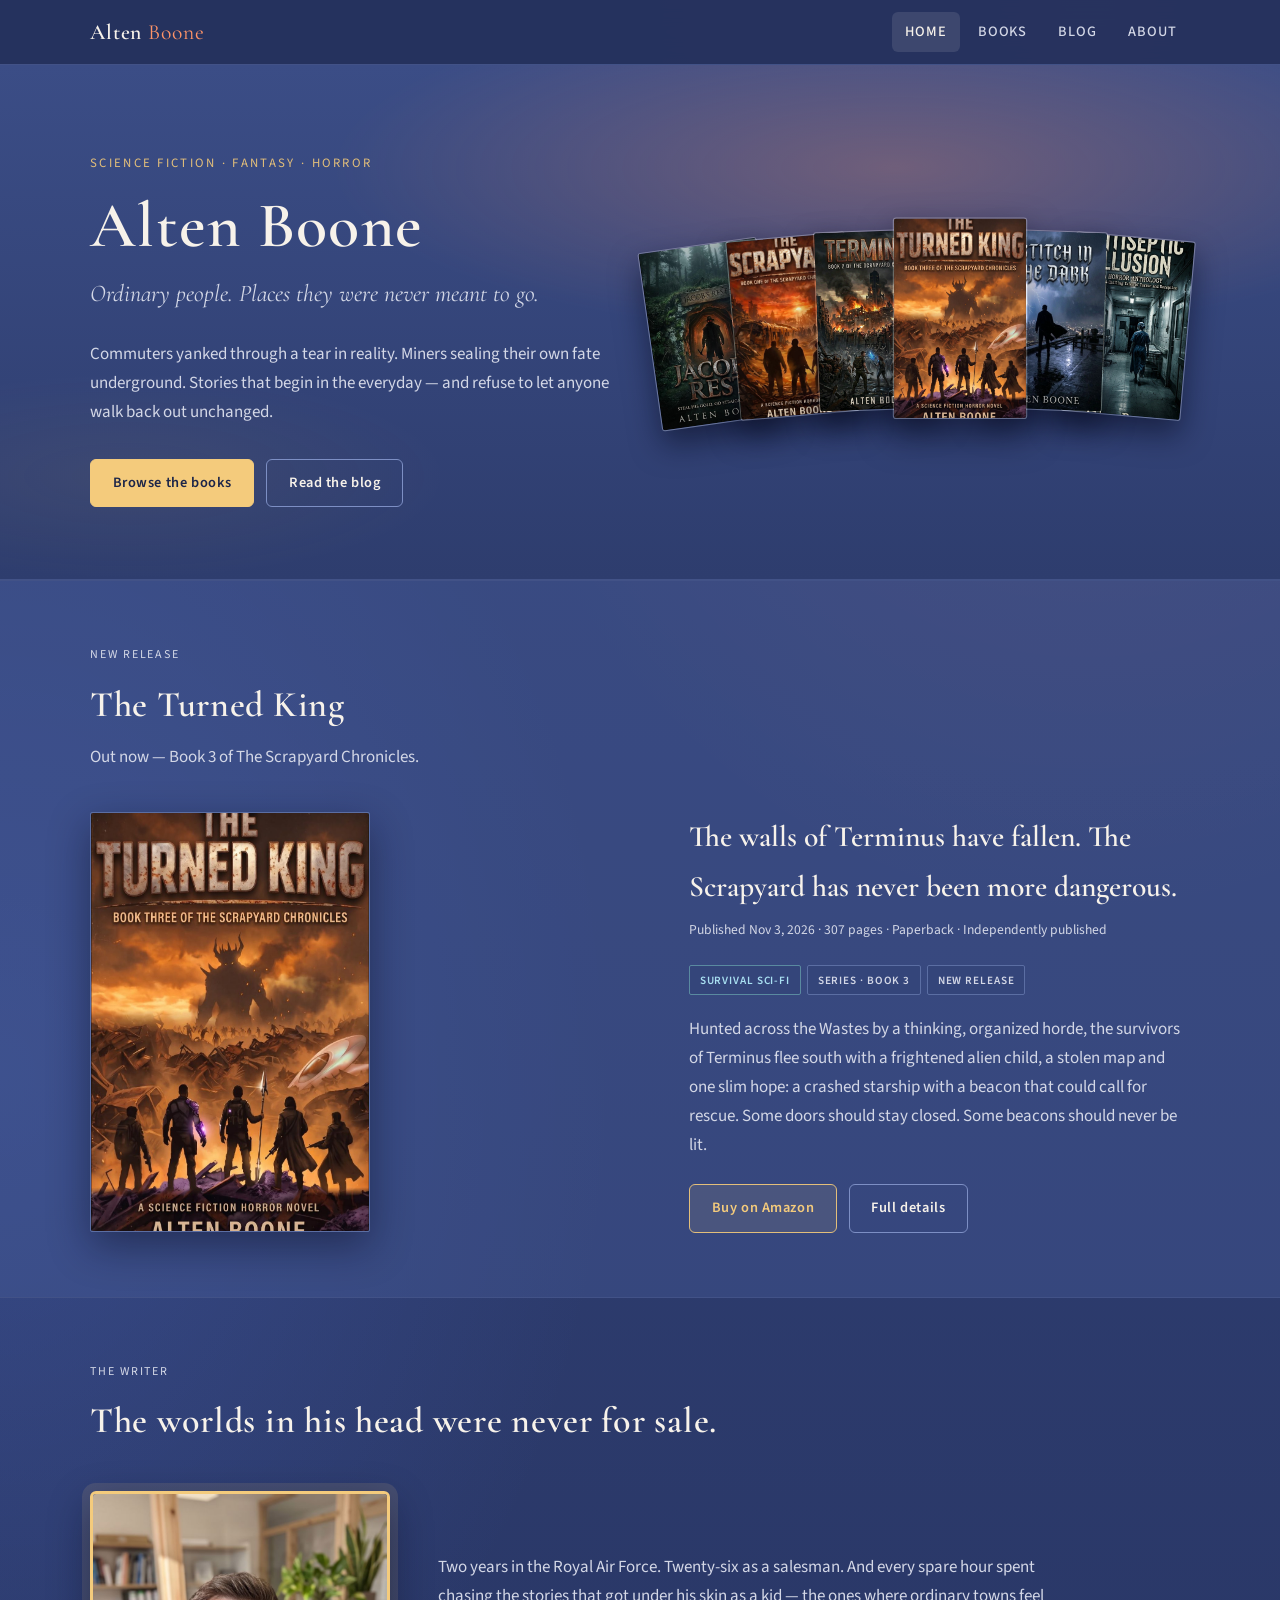
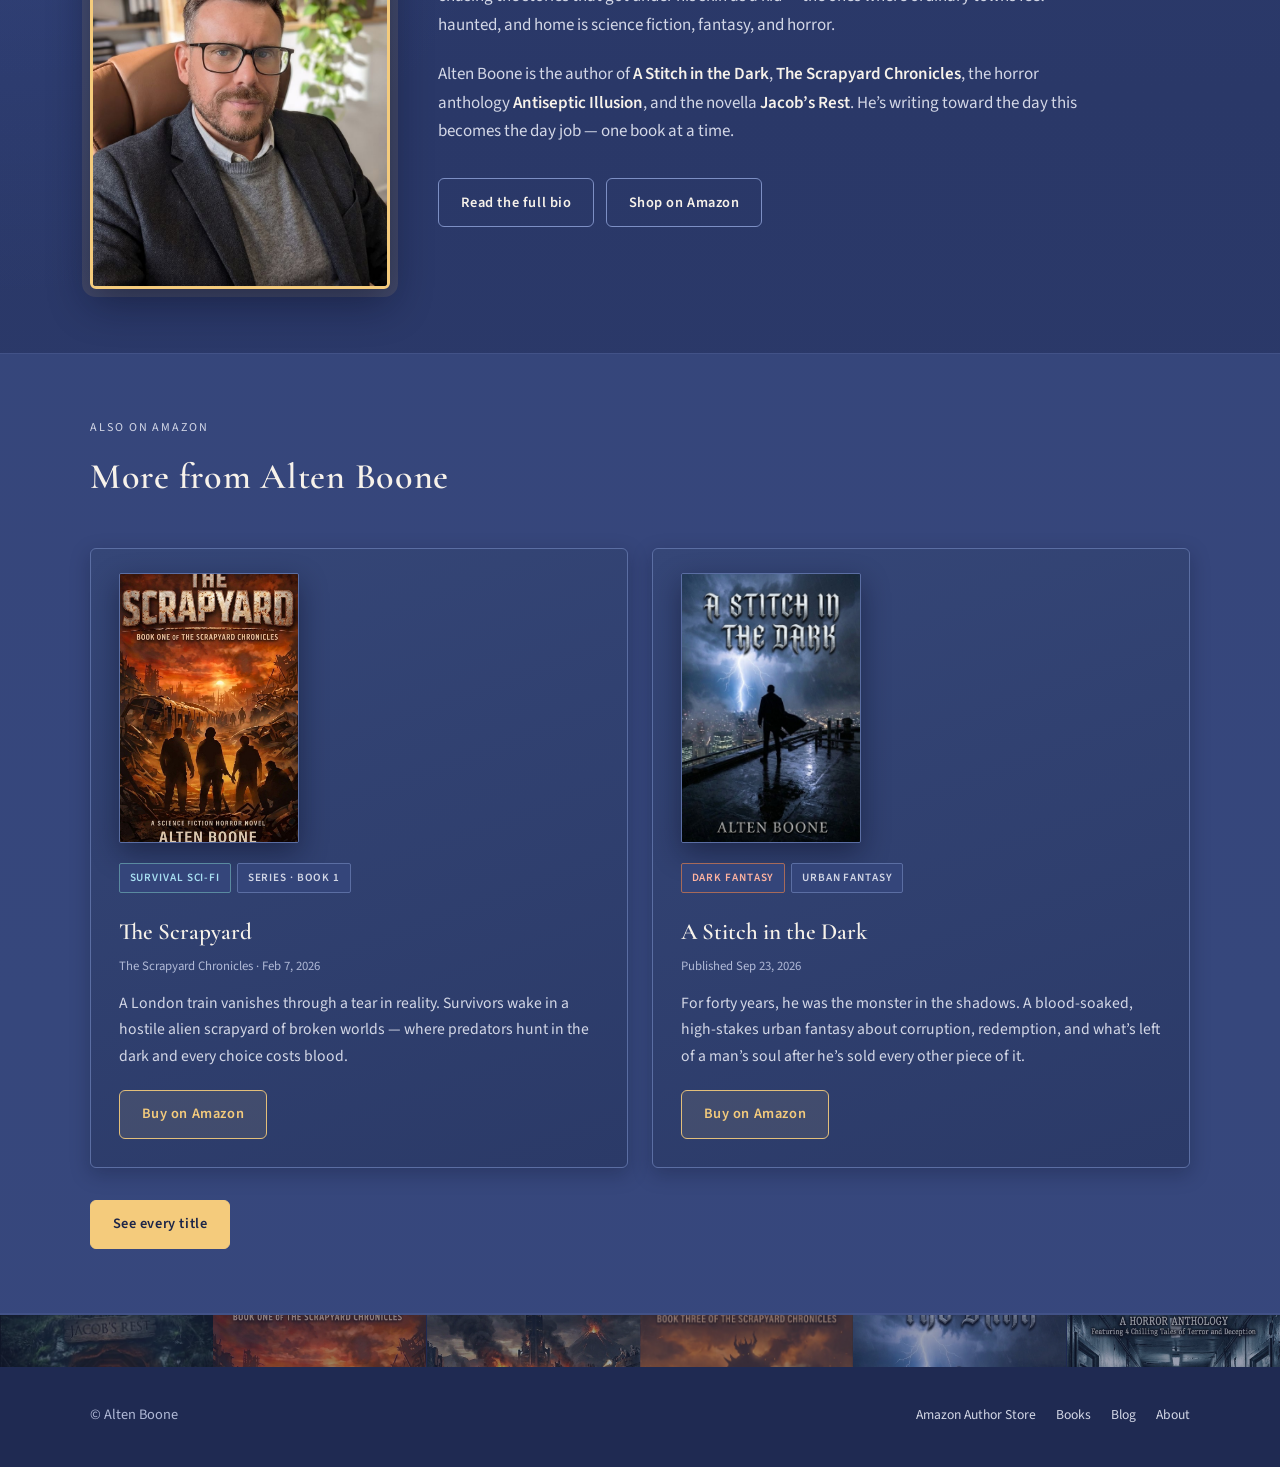
<file: index.html>
<!DOCTYPE html>
<html lang="en">
<head>
  <meta charset="utf-8">
  <meta name="viewport" content="width=device-width, initial-scale=1">
  <title>Alten Boone — Science Fiction, Fantasy &amp; Horror</title>
  <meta name="description" content="Alten Boone writes science fiction, fantasy, and horror about ordinary people thrown somewhere they were never meant to go. Author of The Turned King, A Stitch in the Dark, The Scrapyard Chronicles, Jacob's Rest, and Antiseptic Illusion.">
  <link rel="preconnect" href="https://fonts.googleapis.com">
  <link rel="preconnect" href="https://fonts.gstatic.com" crossorigin>
  <link href="https://fonts.googleapis.com/css2?family=Cormorant+Garamond:ital,wght@0,400;0,600;1,400&family=Source+Sans+3:wght@400;500;600&display=swap" rel="stylesheet">
  <link rel="stylesheet" href="css/styles.css?v=4">
</head>
<body>
  <a class="skip-link" href="#main">Skip to content</a>

  <header class="site-header">
    <div class="wrap header-inner">
      <a class="logo" href="index.html">Alten <span>Boone</span></a>
      <button class="nav-toggle" type="button" aria-expanded="false" aria-controls="site-nav">Menu</button>
      <nav id="site-nav" class="nav" aria-label="Primary">
        <a href="index.html" aria-current="page">Home</a>
        <a href="books.html">Books</a>
        <a href="blog/index.html">Blog</a>
        <a href="about.html">About</a>
      </nav>
    </div>
  </header>

  <main id="main">
    <section class="hero">
      <div class="wrap hero-inner">
        <p class="hero-kicker">Science fiction · Fantasy · Horror</p>
        <h1>Alten Boone</h1>
        <p class="hero-tagline">Ordinary people. Places they were never meant to go.</p>
        <p class="hero-lead">Commuters yanked through a tear in reality. Miners sealing their own fate underground. Stories that begin in the everyday — and refuse to let anyone walk back out unchanged.</p>
        <div class="cta-row">
          <a class="btn btn-primary" href="books.html">Browse the books</a>
          <a class="btn btn-ghost" href="blog/index.html">Read the blog</a>
        </div>
      </div>
      <div class="hero-covers" aria-hidden="true">
        <img class="hc hc-1" src="images/covers/jacobs-rest.jpg" alt="" width="876" height="1400">
        <img class="hc hc-2" src="images/covers/the-scrapyard.jpg" alt="" width="688" height="1142">
        <img class="hc hc-3" src="images/covers/terminus.jpg" alt="" width="848" height="1264">
        <img class="hc hc-4" src="images/covers/the-turned-king.jpg" alt="" width="907" height="1457">
        <img class="hc hc-5" src="images/covers/a-stitch-in-the-dark.jpg?v=2" alt="" width="848" height="1264">
        <img class="hc hc-6" src="images/covers/antiseptic-illusion.jpg" alt="" width="768" height="1376">
      </div>
    </section>

    <section class="section section-alt" aria-labelledby="featured-heading">
      <div class="wrap">
        <div class="section-header">
          <p class="eyebrow">New release</p>
          <h2 id="featured-heading">The Turned King</h2>
          <p>Out now — Book 3 of The Scrapyard Chronicles.</p>
        </div>
        <div class="featured">
          <div class="featured-visual">
            <img src="images/covers/the-turned-king.jpg" alt="Cover of The Turned King by Alten Boone" width="907" height="1457" loading="eager">
          </div>
          <div class="featured-body">
            <h3>The walls of Terminus have fallen. The Scrapyard has never been more dangerous.</h3>
            <p class="featured-meta">Published Nov 3, 2026 · 307 pages · Paperback · Independently published</p>
            <div class="tags">
              <span class="tag tag-scifi">Survival Sci-Fi</span>
              <span class="tag">Series · Book 3</span>
              <span class="tag">New release</span>
            </div>
            <p>Hunted across the Wastes by a thinking, organized horde, the survivors of Terminus flee south with a frightened alien child, a stolen map and one slim hope: a crashed starship with a beacon that could call for rescue. Some doors should stay closed. Some beacons should never be lit.</p>
            <div class="cta-row">
              <a class="btn btn-amazon" href="https://www.amazon.co.uk/dp/B0HQDKDF22" rel="noopener noreferrer" target="_blank">Buy on Amazon</a>
              <a class="btn btn-ghost" href="books/the-turned-king.html">Full details</a>
            </div>
          </div>
        </div>
      </div>
    </section>

    <section class="section" aria-labelledby="intro-heading">
      <div class="wrap">
        <div class="section-header">
          <p class="eyebrow">The writer</p>
          <h2 id="intro-heading">The worlds in his head were never for sale.</h2>
        </div>
        <div class="writer-grid">
          <figure class="author-photo">
            <img src="images/alten-boone.jpg" alt="Alten Boone" width="840" height="1120" loading="lazy">
          </figure>
          <div class="prose">
            <p>Two years in the Royal Air Force. Twenty-six as a salesman. And every spare hour spent chasing the stories that got under his skin as a kid — the ones where ordinary towns feel haunted, and home is science fiction, fantasy, and horror.</p>
            <p>Alten Boone is the author of <strong>A Stitch in the Dark</strong>, <strong>The Scrapyard Chronicles</strong>, the horror anthology <strong>Antiseptic Illusion</strong>, and the novella <strong>Jacob’s Rest</strong>. He’s writing toward the day this becomes the day job — one book at a time.</p>
            <div class="cta-row" style="margin-top: 2rem;">
              <a class="btn btn-ghost" href="about.html">Read the full bio</a>
              <a class="btn btn-ghost" href="https://www.amazon.com/stores/author/B0GMPRM9D5" rel="noopener noreferrer" target="_blank">Shop on Amazon</a>
            </div>
          </div>
        </div>
      </div>
    </section>

    <section class="section section-alt" aria-labelledby="more-books-heading">
      <div class="wrap">
        <div class="section-header">
          <p class="eyebrow">Also on Amazon</p>
          <h2 id="more-books-heading">More from Alten Boone</h2>
        </div>
        <div class="book-grid">
          <article class="book-card">
            <a class="book-cover" href="books/scrapyard.html">
              <img src="images/covers/the-scrapyard.jpg" alt="Cover of The Scrapyard by Alten Boone" width="688" height="1142" loading="lazy">
            </a>
            <div class="tags"><span class="tag tag-scifi">Survival Sci-Fi</span><span class="tag">Series · Book 1</span></div>
            <h3><a href="books/scrapyard.html">The Scrapyard</a></h3>
            <p class="book-series">The Scrapyard Chronicles · Feb 7, 2026</p>
            <p class="book-blurb">A London train vanishes through a tear in reality. Survivors wake in a hostile alien scrapyard of broken worlds — where predators hunt in the dark and every choice costs blood.</p>
            <div class="book-actions">
              <a class="btn btn-amazon" href="https://www.amazon.com/Scrapyard-Book-Chronicles-ebook/dp/B0GM5N97GH" rel="noopener noreferrer" target="_blank">Buy on Amazon</a>
            </div>
          </article>
          <article class="book-card">
            <a class="book-cover" href="books/a-stitch-in-the-dark.html">
              <img src="images/covers/a-stitch-in-the-dark.jpg?v=2" alt="Cover of A Stitch in the Dark by Alten Boone" width="848" height="1264" loading="lazy">
            </a>
            <div class="tags"><span class="tag tag-horror">Dark Fantasy</span><span class="tag">Urban Fantasy</span></div>
            <h3><a href="books/a-stitch-in-the-dark.html">A Stitch in the Dark</a></h3>
            <p class="book-series">Published Sep 23, 2026</p>
            <p class="book-blurb">For forty years, he was the monster in the shadows. A blood-soaked, high-stakes urban fantasy about corruption, redemption, and what’s left of a man’s soul after he’s sold every other piece of it.</p>
            <div class="book-actions">
              <a class="btn btn-amazon" href="https://www.amazon.com/dp/B0HKSJDCC4" rel="noopener noreferrer" target="_blank">Buy on Amazon</a>
            </div>
          </article>
        </div>
        <div class="cta-row" style="margin-top: 2rem;">
          <a class="btn btn-primary" href="books.html">See every title</a>
        </div>
      </div>
    </section>
  </main>

  <footer class="site-footer">
    <div class="wrap footer-inner">
      <p class="footer-copy">&copy; Alten Boone</p>
      <div class="footer-links">
        <a href="https://www.amazon.com/stores/author/B0GMPRM9D5" rel="noopener noreferrer" target="_blank">Amazon Author Store</a>
        <a href="books.html">Books</a>
        <a href="blog/index.html">Blog</a>
        <a href="about.html">About</a>
      </div>
    </div>
  </footer>

  <script src="js/main.js"></script>
</body>
</html>
</file>
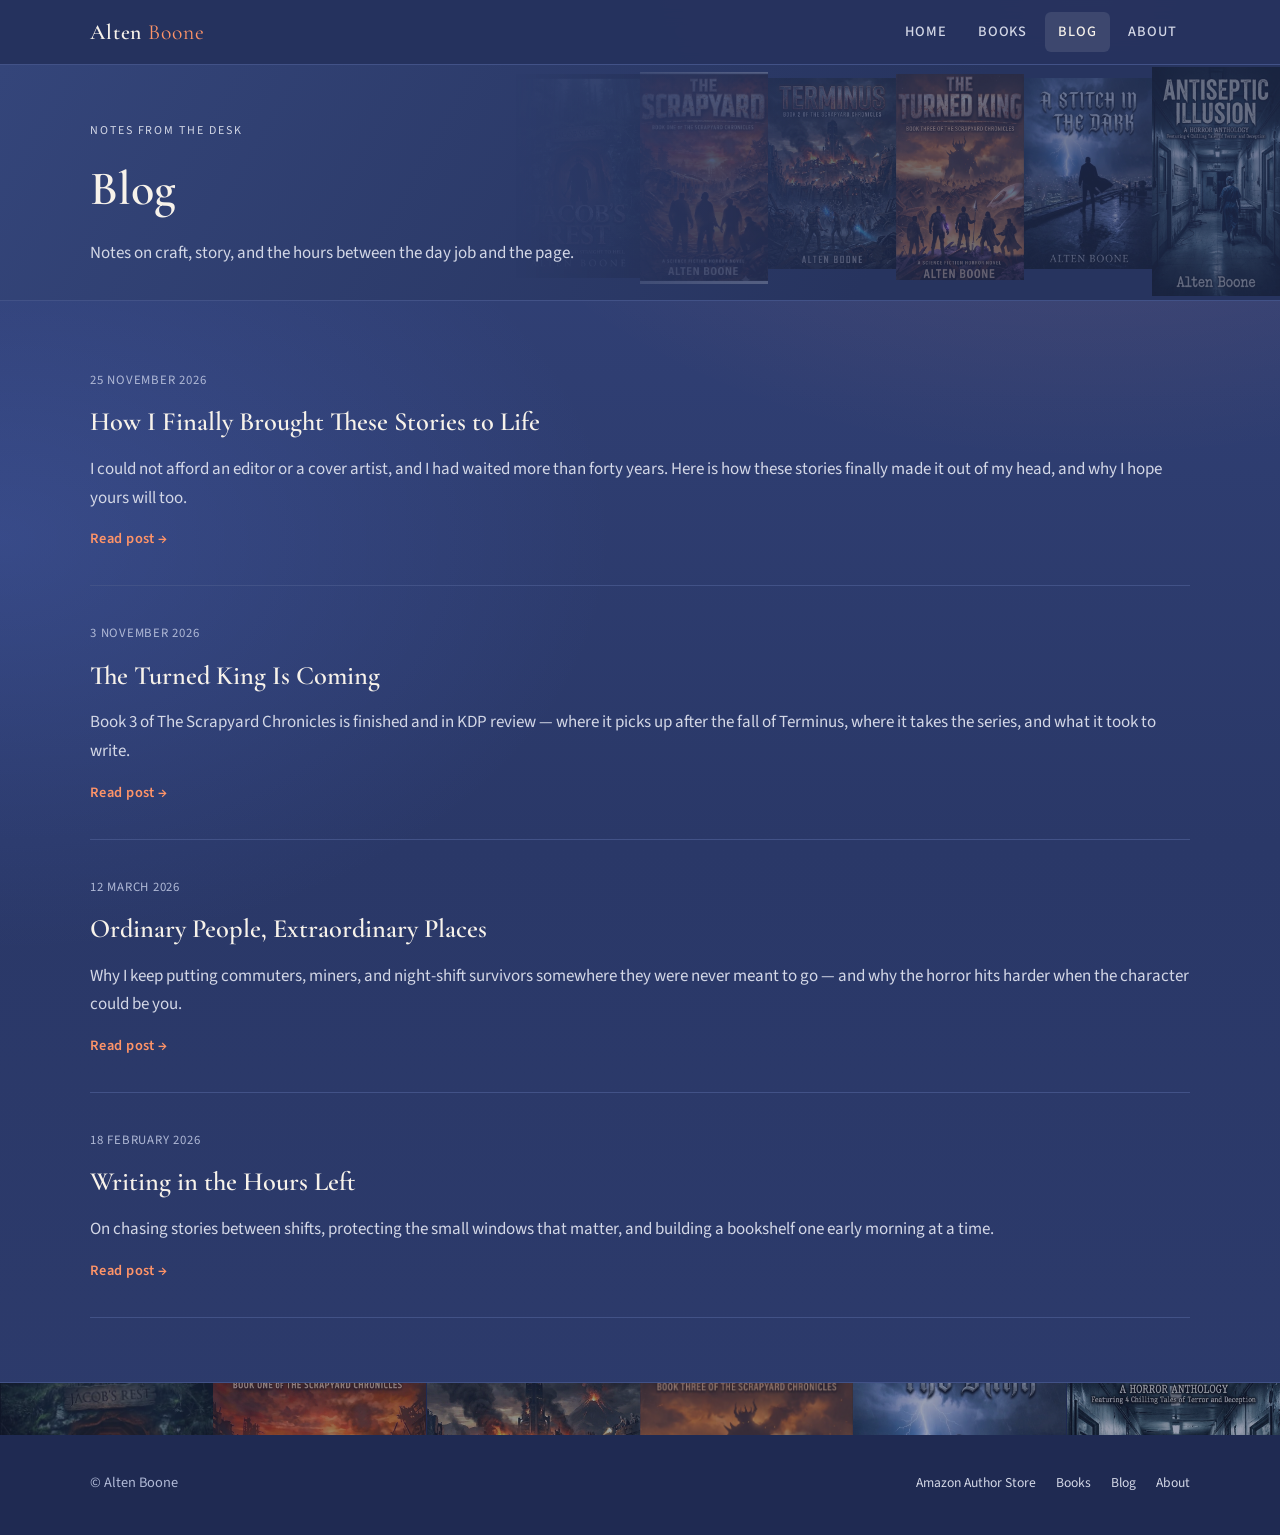
<file: blog/index.html>
<!DOCTYPE html>
<html lang="en">
<head>
  <meta charset="utf-8">
  <meta name="viewport" content="width=device-width, initial-scale=1">
  <title>Blog — Alten Boone</title>
  <meta name="description" content="Notes on writing craft from Alten Boone — ordinary people, extraordinary places, and the hours between the day job and the page.">
  <link rel="preconnect" href="https://fonts.googleapis.com">
  <link rel="preconnect" href="https://fonts.gstatic.com" crossorigin>
  <link href="https://fonts.googleapis.com/css2?family=Cormorant+Garamond:ital,wght@0,400;0,600;1,400&family=Source+Sans+3:wght@400;500;600&display=swap" rel="stylesheet">
  <link rel="stylesheet" href="../css/styles.css?v=4">
</head>
<body>
  <a class="skip-link" href="#main">Skip to content</a>
  <header class="site-header">
    <div class="wrap header-inner">
      <a class="logo" href="../index.html">Alten <span>Boone</span></a>
      <button class="nav-toggle" type="button" aria-expanded="false" aria-controls="site-nav">Menu</button>
      <nav id="site-nav" class="nav" aria-label="Primary">
        <a href="../index.html">Home</a>
        <a href="../books.html">Books</a>
        <a href="index.html" aria-current="page">Blog</a>
        <a href="../about.html">About</a>
      </nav>
    </div>
  </header>
  <main id="main">
    <header class="page-hero">
      <div class="wrap">
        <p class="eyebrow">Notes from the desk</p>
        <h1>Blog</h1>
        <p>Notes on craft, story, and the hours between the day job and the page.</p>
      </div>
    </header>
    <section class="section">
      <div class="wrap">
        <div class="blog-list">
          <article class="blog-item">
            <time datetime="2026-11-25">25 November 2026</time>
            <h2><a href="ai-and-finally-telling-my-stories.html">How I Finally Brought These Stories to Life</a></h2>
            <p class="excerpt">I could not afford an editor or a cover artist, and I had waited more than forty years. Here is how these stories finally made it out of my head, and why I hope yours will too.</p>
            <a class="read-more" href="ai-and-finally-telling-my-stories.html">Read post →</a>
          </article>
          <article class="blog-item">
            <time datetime="2026-11-03">3 November 2026</time>
            <h2><a href="the-turned-king-is-coming.html">The Turned King Is Coming</a></h2>
            <p class="excerpt">Book 3 of The Scrapyard Chronicles is finished and in KDP review — where it picks up after the fall of Terminus, where it takes the series, and what it took to write.</p>
            <a class="read-more" href="the-turned-king-is-coming.html">Read post →</a>
          </article>
          <article class="blog-item">
            <time datetime="2026-03-12">12 March 2026</time>
            <h2><a href="ordinary-people-extraordinary-places.html">Ordinary People, Extraordinary Places</a></h2>
            <p class="excerpt">Why I keep putting commuters, miners, and night-shift survivors somewhere they were never meant to go — and why the horror hits harder when the character could be you.</p>
            <a class="read-more" href="ordinary-people-extraordinary-places.html">Read post →</a>
          </article>
          <article class="blog-item">
            <time datetime="2026-02-18">18 February 2026</time>
            <h2><a href="writing-in-the-hours-left.html">Writing in the Hours Left</a></h2>
            <p class="excerpt">On chasing stories between shifts, protecting the small windows that matter, and building a bookshelf one early morning at a time.</p>
            <a class="read-more" href="writing-in-the-hours-left.html">Read post →</a>
          </article>
        </div>
      </div>
    </section>
  </main>
  <footer class="site-footer">
    <div class="wrap footer-inner">
      <p class="footer-copy">&copy; Alten Boone</p>
      <div class="footer-links">
        <a href="https://www.amazon.com/stores/author/B0GMPRM9D5" rel="noopener noreferrer" target="_blank">Amazon Author Store</a>
        <a href="../books.html">Books</a>
        <a href="index.html">Blog</a>
        <a href="../about.html">About</a>
      </div>
    </div>
  </footer>
  <script src="../js/main.js"></script>
</body>
</html>
</file>
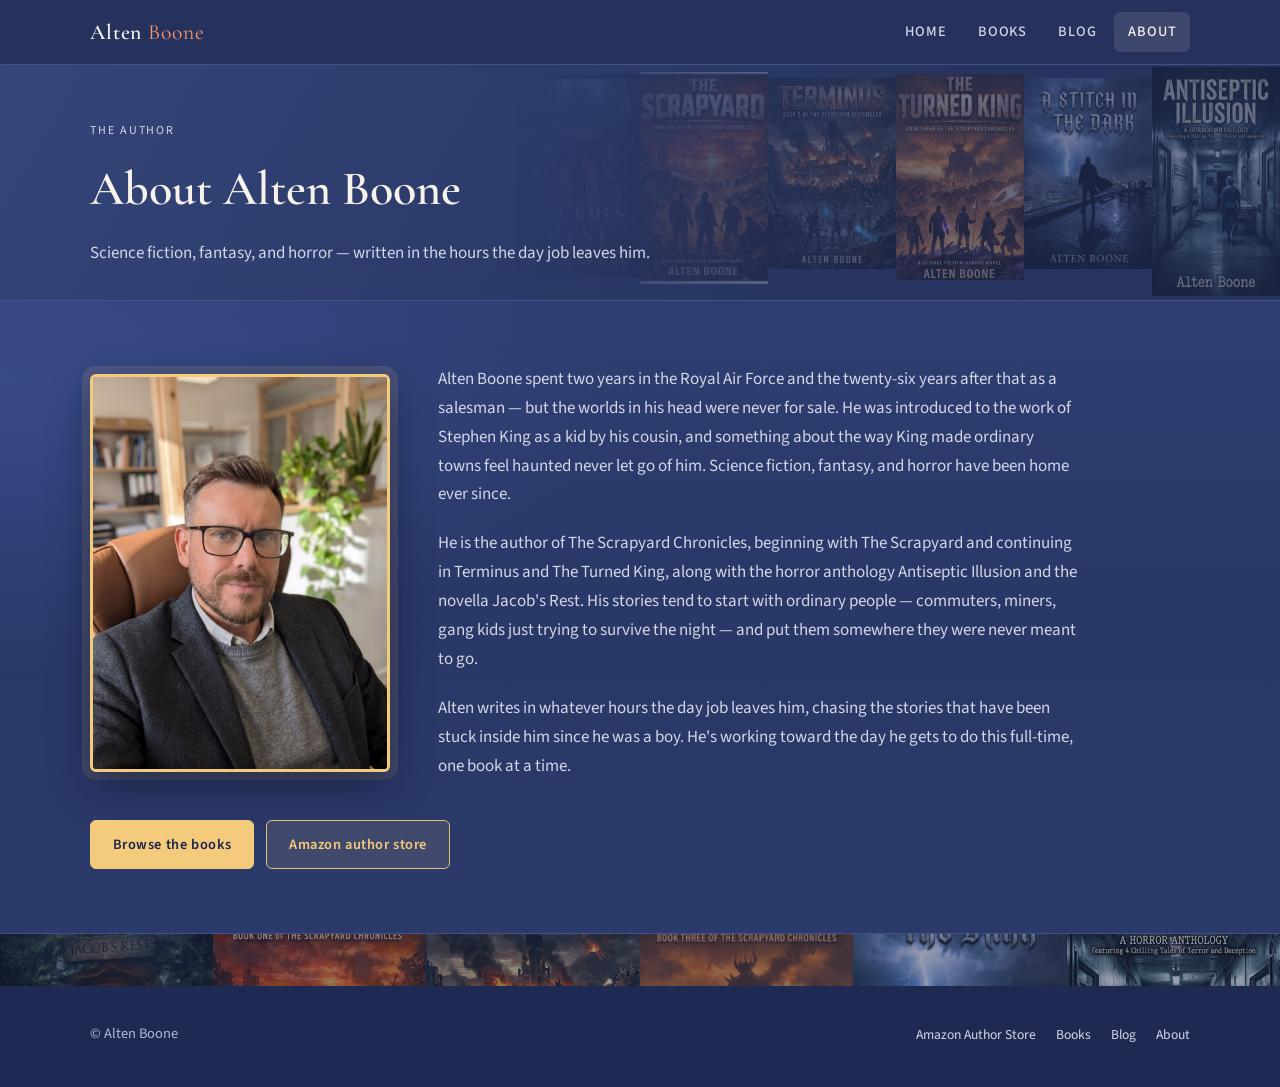
<file: about.html>
<!DOCTYPE html>
<html lang="en">
<head>
  <meta charset="utf-8">
  <meta name="viewport" content="width=device-width, initial-scale=1">
  <title>About — Alten Boone</title>
  <meta name="description" content="About Alten Boone: RAF veteran, salesman, and author of science fiction, fantasy, and horror including The Scrapyard Chronicles and Jacob's Rest.">
  <link rel="preconnect" href="https://fonts.googleapis.com">
  <link rel="preconnect" href="https://fonts.gstatic.com" crossorigin>
  <link href="https://fonts.googleapis.com/css2?family=Cormorant+Garamond:ital,wght@0,400;0,600;1,400&family=Source+Sans+3:wght@400;500;600&display=swap" rel="stylesheet">
  <link rel="stylesheet" href="css/styles.css?v=4">
</head>
<body>
  <a class="skip-link" href="#main">Skip to content</a>

  <header class="site-header">
    <div class="wrap header-inner">
      <a class="logo" href="index.html">Alten <span>Boone</span></a>
      <button class="nav-toggle" type="button" aria-expanded="false" aria-controls="site-nav">Menu</button>
      <nav id="site-nav" class="nav" aria-label="Primary">
        <a href="index.html">Home</a>
        <a href="books.html">Books</a>
        <a href="blog/index.html">Blog</a>
        <a href="about.html" aria-current="page">About</a>
      </nav>
    </div>
  </header>

  <main id="main">
    <header class="page-hero">
      <div class="wrap">
        <p class="eyebrow">The author</p>
        <h1>About Alten Boone</h1>
        <p>Science fiction, fantasy, and horror — written in the hours the day job leaves him.</p>
      </div>
    </header>

    <section class="section">
      <div class="wrap">
        <div class="writer-grid">
          <figure class="author-photo">
            <img src="images/alten-boone.jpg" alt="Alten Boone" width="840" height="1120" loading="eager">
          </figure>
          <div class="prose">
            <p>Alten Boone spent two years in the Royal Air Force and the twenty-six years after that as a salesman — but the worlds in his head were never for sale. He was introduced to the work of Stephen King as a kid by his cousin, and something about the way King made ordinary towns feel haunted never let go of him. Science fiction, fantasy, and horror have been home ever since.</p>
  
            <p>He is the author of The Scrapyard Chronicles, beginning with The Scrapyard and continuing in Terminus and The Turned King, along with the horror anthology Antiseptic Illusion and the novella Jacob's Rest. His stories tend to start with ordinary people — commuters, miners, gang kids just trying to survive the night — and put them somewhere they were never meant to go.</p>
  
            <p>Alten writes in whatever hours the day job leaves him, chasing the stories that have been stuck inside him since he was a boy. He's working toward the day he gets to do this full-time, one book at a time.</p>
          </div>

        </div>
        <div class="cta-row" style="margin-top: 2.5rem;">
          <a class="btn btn-primary" href="books.html">Browse the books</a>
          <a class="btn btn-amazon" href="https://www.amazon.com/stores/author/B0GMPRM9D5" rel="noopener noreferrer" target="_blank">Amazon author store</a>
        </div>
      </div>
    </section>
  </main>

  <footer class="site-footer">
    <div class="wrap footer-inner">
      <p class="footer-copy">&copy; Alten Boone</p>
      <div class="footer-links">
        <a href="https://www.amazon.com/stores/author/B0GMPRM9D5" rel="noopener noreferrer" target="_blank">Amazon Author Store</a>
        <a href="books.html">Books</a>
        <a href="blog/index.html">Blog</a>
        <a href="about.html">About</a>
      </div>
    </div>
  </footer>

  <script src="js/main.js"></script>
</body>
</html>
</file>
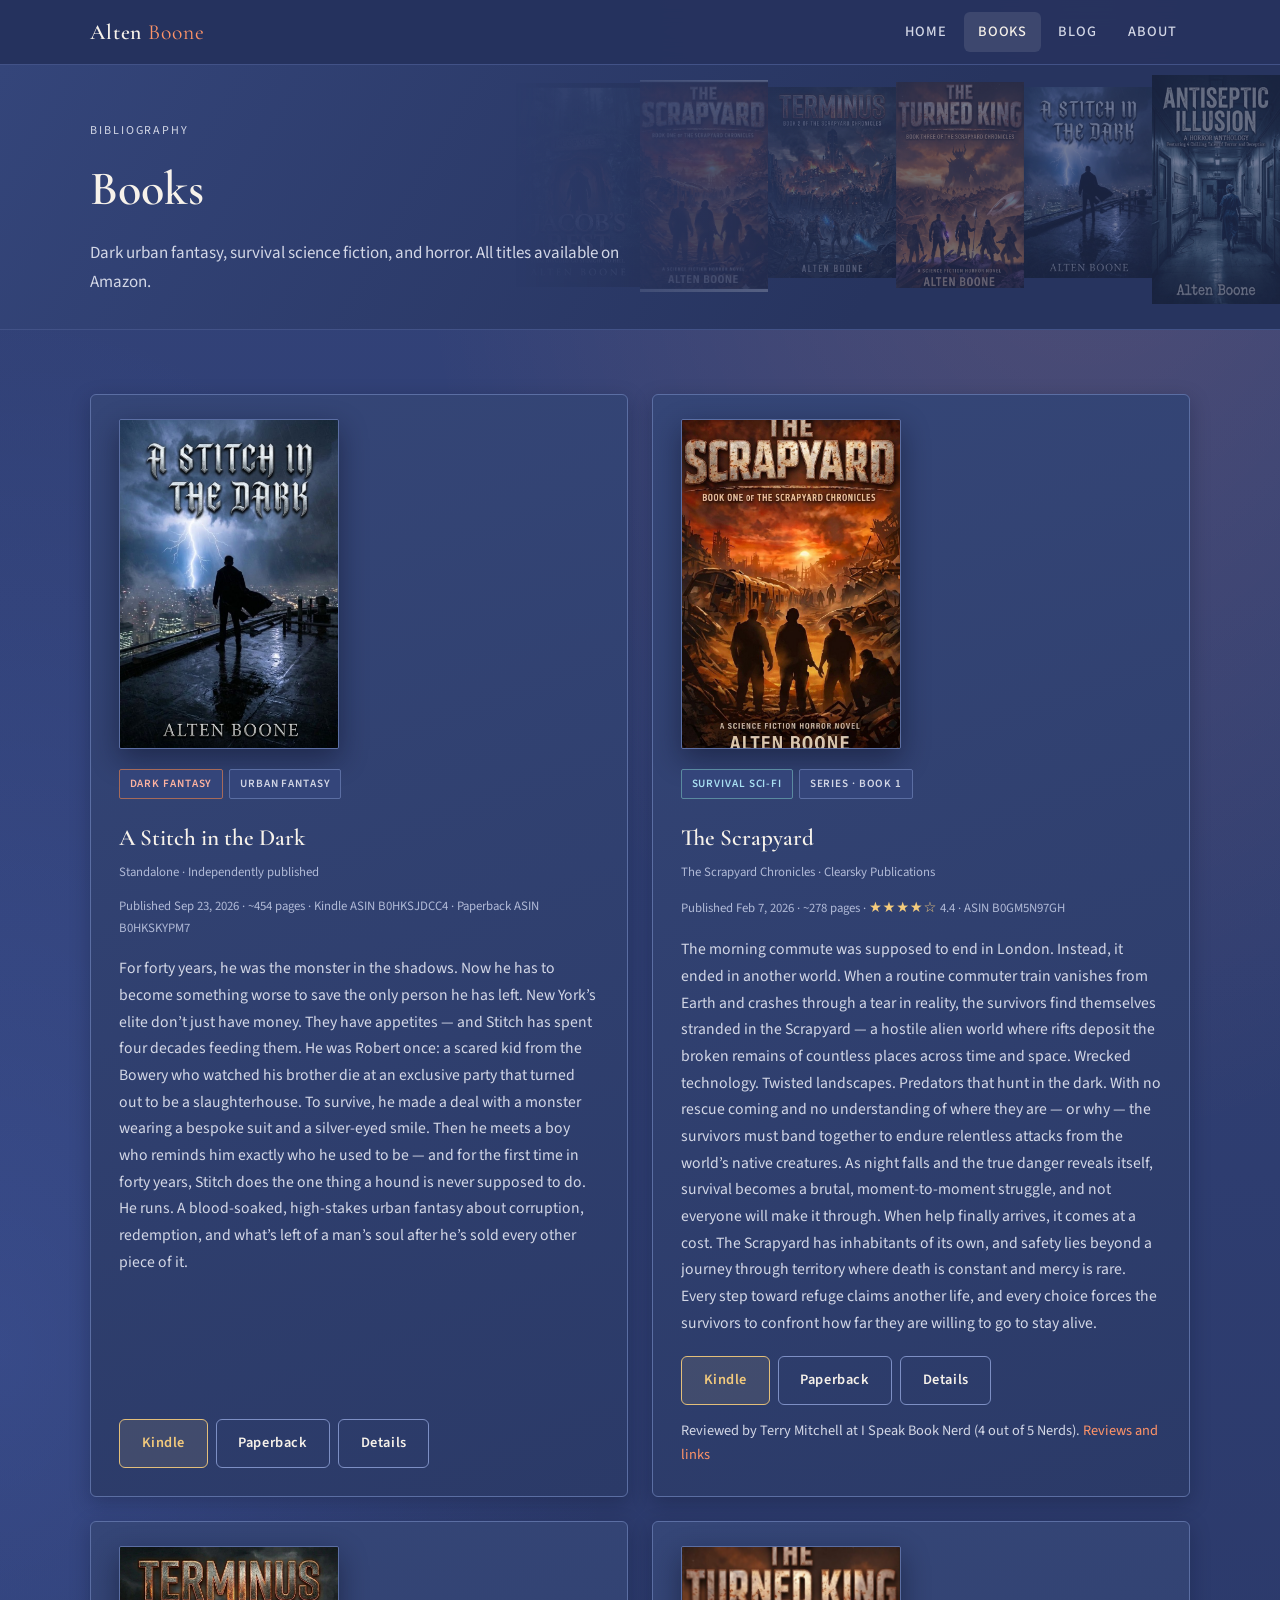
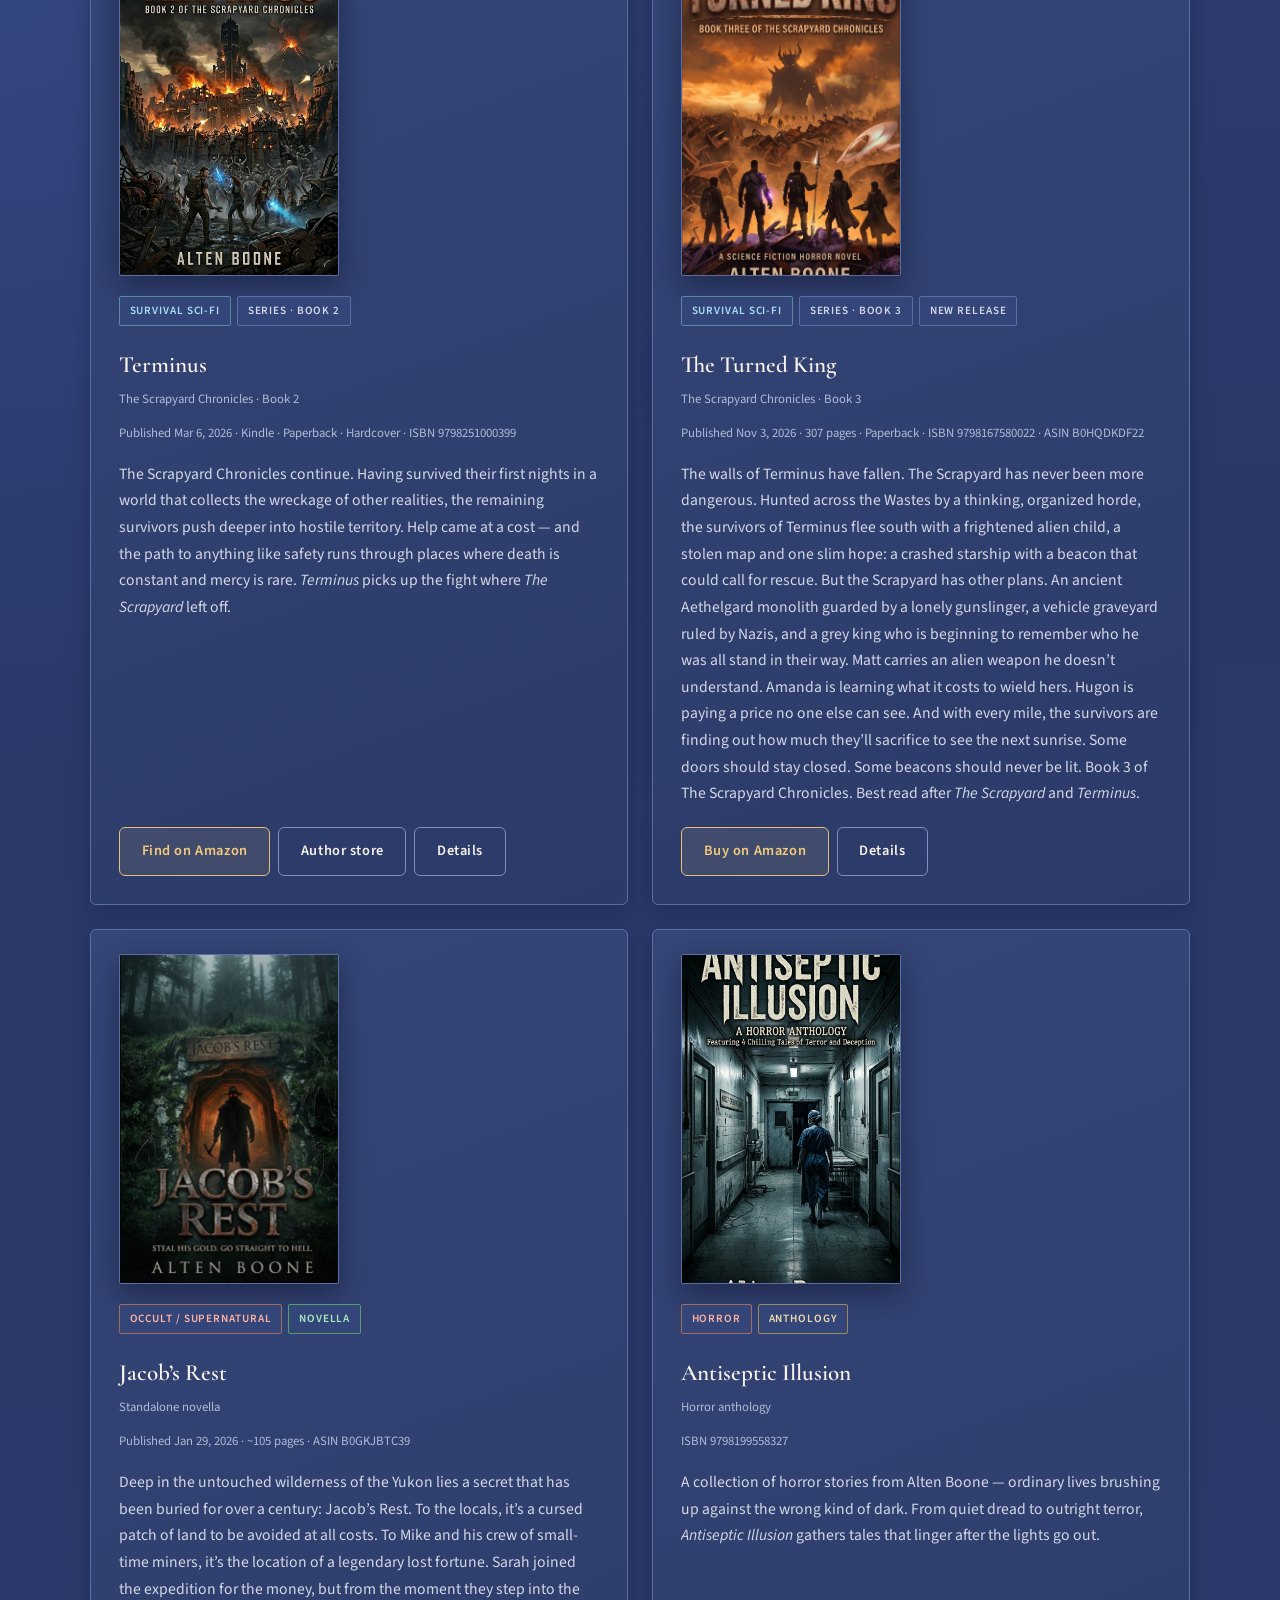
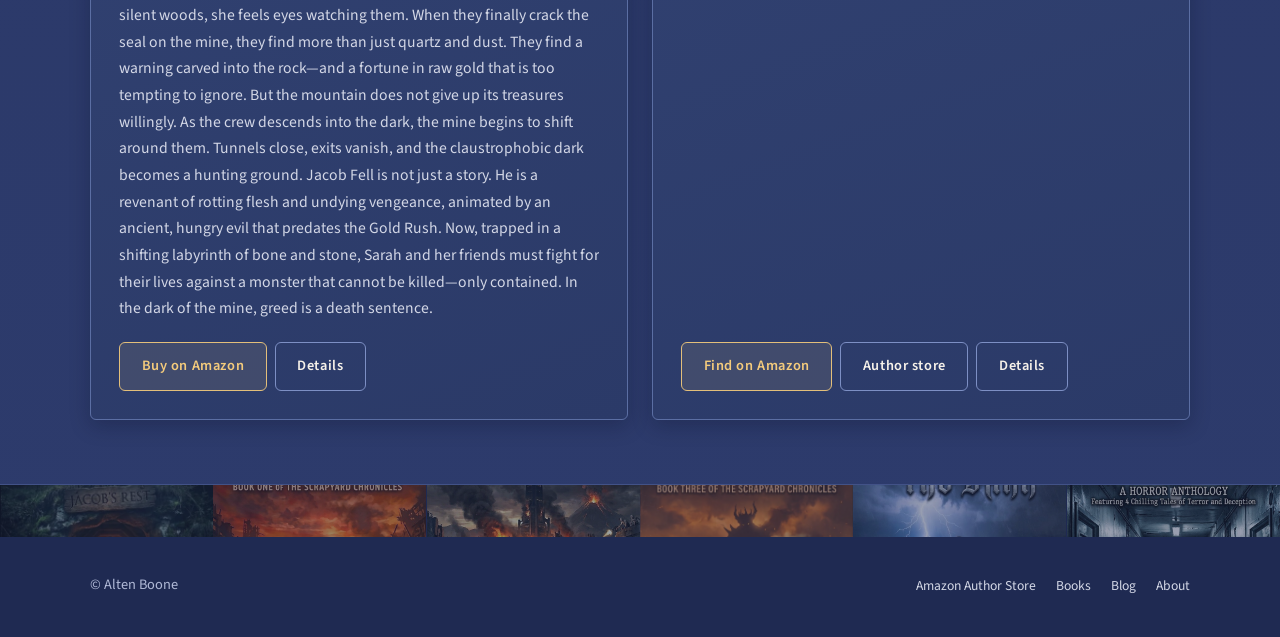
<file: books.html>
<!DOCTYPE html>
<html lang="en">
<head>
  <meta charset="utf-8">
  <meta name="viewport" content="width=device-width, initial-scale=1">
  <title>Books — Alten Boone</title>
  <meta name="description" content="Books by Alten Boone: The Turned King, A Stitch in the Dark, The Scrapyard Chronicles, Jacob's Rest, and Antiseptic Illusion. Available on Amazon.">
  <link rel="preconnect" href="https://fonts.googleapis.com">
  <link rel="preconnect" href="https://fonts.gstatic.com" crossorigin>
  <link href="https://fonts.googleapis.com/css2?family=Cormorant+Garamond:ital,wght@0,400;0,600;1,400&family=Source+Sans+3:wght@400;500;600&display=swap" rel="stylesheet">
  <link rel="stylesheet" href="css/styles.css?v=4">
</head>
<body>
  <a class="skip-link" href="#main">Skip to content</a>

  <header class="site-header">
    <div class="wrap header-inner">
      <a class="logo" href="index.html">Alten <span>Boone</span></a>
      <button class="nav-toggle" type="button" aria-expanded="false" aria-controls="site-nav">Menu</button>
      <nav id="site-nav" class="nav" aria-label="Primary">
        <a href="index.html">Home</a>
        <a href="books.html" aria-current="page">Books</a>
        <a href="blog/index.html">Blog</a>
        <a href="about.html">About</a>
      </nav>
    </div>
  </header>

  <main id="main">
    <header class="page-hero">
      <div class="wrap">
        <p class="eyebrow">Bibliography</p>
        <h1>Books</h1>
        <p>Dark urban fantasy, survival science fiction, and horror. All titles available on Amazon.</p>
      </div>
    </header>

    <section class="section">
      <div class="wrap">
        <div class="book-grid books-page">

          <article class="book-card expanded" id="a-stitch-in-the-dark">
            <a class="book-cover" href="books/a-stitch-in-the-dark.html">
              <img src="images/covers/a-stitch-in-the-dark.jpg?v=2" alt="Cover of A Stitch in the Dark by Alten Boone" width="848" height="1264" loading="lazy">
            </a>
            <div class="tags">
              <span class="tag tag-horror">Dark Fantasy</span>
              <span class="tag">Urban Fantasy</span>
            </div>
            <h3><a href="books/a-stitch-in-the-dark.html">A Stitch in the Dark</a></h3>
            <p class="book-series">Standalone · Independently published</p>
            <p class="book-meta">Published Sep 23, 2026 · ~454 pages · Kindle ASIN B0HKSJDCC4 · Paperback ASIN B0HKSKYPM7</p>
            <p class="book-blurb">For forty years, he was the monster in the shadows. Now he has to become something worse to save the only person he has left. New York’s elite don’t just have money. They have appetites — and Stitch has spent four decades feeding them. He was Robert once: a scared kid from the Bowery who watched his brother die at an exclusive party that turned out to be a slaughterhouse. To survive, he made a deal with a monster wearing a bespoke suit and a silver-eyed smile. Then he meets a boy who reminds him exactly who he used to be — and for the first time in forty years, Stitch does the one thing a hound is never supposed to do. He runs. A blood-soaked, high-stakes urban fantasy about corruption, redemption, and what’s left of a man’s soul after he’s sold every other piece of it.</p>
            <div class="book-actions">
              <a class="btn btn-amazon" href="https://www.amazon.com/dp/B0HKSJDCC4" rel="noopener noreferrer" target="_blank">Kindle</a>
              <a class="btn btn-ghost" href="https://www.amazon.com/dp/B0HKSKYPM7" rel="noopener noreferrer" target="_blank">Paperback</a>
              <a class="btn btn-ghost" href="books/a-stitch-in-the-dark.html">Details</a>
            </div>
          </article>


          <article class="book-card expanded" id="the-scrapyard">
            <a class="book-cover" href="books/scrapyard.html">
              <img src="images/covers/the-scrapyard.jpg" alt="Cover of The Scrapyard by Alten Boone" width="688" height="1142" loading="lazy">
            </a>
            <div class="tags">
              <span class="tag tag-scifi">Survival Sci-Fi</span>
              <span class="tag">Series · Book 1</span>
            </div>
            <h3><a href="books/scrapyard.html">The Scrapyard</a></h3>
            <p class="book-series">The Scrapyard Chronicles · Clearsky Publications</p>
            <p class="book-meta">Published Feb 7, 2026 · ~278 pages · <span class="stars" aria-label="4.4 out of 5 stars">★★★★☆</span> 4.4 · ASIN B0GM5N97GH</p>
            <p class="book-blurb">The morning commute was supposed to end in London. Instead, it ended in another world. When a routine commuter train vanishes from Earth and crashes through a tear in reality, the survivors find themselves stranded in the Scrapyard — a hostile alien world where rifts deposit the broken remains of countless places across time and space. Wrecked technology. Twisted landscapes. Predators that hunt in the dark. With no rescue coming and no understanding of where they are — or why — the survivors must band together to endure relentless attacks from the world’s native creatures. As night falls and the true danger reveals itself, survival becomes a brutal, moment-to-moment struggle, and not everyone will make it through. When help finally arrives, it comes at a cost. The Scrapyard has inhabitants of its own, and safety lies beyond a journey through territory where death is constant and mercy is rare. Every step toward refuge claims another life, and every choice forces the survivors to confront how far they are willing to go to stay alive.</p>
            <div class="book-actions">
              <a class="btn btn-amazon" href="https://www.amazon.com/Scrapyard-Book-Chronicles-ebook/dp/B0GM5N97GH" rel="noopener noreferrer" target="_blank">Kindle</a>
              <a class="btn btn-ghost" href="https://www.amazon.com/Scrapyard-Book-Chronicles/dp/B0GM8BLQKC" rel="noopener noreferrer" target="_blank">Paperback</a>
              <a class="btn btn-ghost" href="books/scrapyard.html">Details</a>
            </div>
            <p class="book-review-note">Reviewed by Terry Mitchell at I Speak Book Nerd (4 out of 5 Nerds). <a href="books/scrapyard.html#reviews">Reviews and links</a></p>
          </article>

          <article class="book-card expanded" id="terminus">
            <a class="book-cover" href="books/terminus.html">
              <img src="images/covers/terminus.jpg" alt="Cover of Terminus by Alten Boone" width="848" height="1264" loading="lazy">
            </a>
            <div class="tags">
              <span class="tag tag-scifi">Survival Sci-Fi</span>
              <span class="tag">Series · Book 2</span>
            </div>
            <h3><a href="books/terminus.html">Terminus</a></h3>
            <p class="book-series">The Scrapyard Chronicles · Book 2</p>
            <p class="book-meta">Published Mar 6, 2026 · Kindle · Paperback · Hardcover · ISBN 9798251000399</p>
            <p class="book-blurb">The Scrapyard Chronicles continue. Having survived their first nights in a world that collects the wreckage of other realities, the remaining survivors push deeper into hostile territory. Help came at a cost — and the path to anything like safety runs through places where death is constant and mercy is rare. <em>Terminus</em> picks up the fight where <em>The Scrapyard</em> left off.</p>
            <div class="book-actions">
              <a class="btn btn-amazon" href="https://www.amazon.com/s?k=Terminus+Book+2+Scrapyard+Chronicles+Alten+Boone" rel="noopener noreferrer" target="_blank">Find on Amazon</a>
              <a class="btn btn-ghost" href="https://www.amazon.com/stores/author/B0GMPRM9D5" rel="noopener noreferrer" target="_blank">Author store</a>
              <a class="btn btn-ghost" href="books/terminus.html">Details</a>
            </div>
          </article>


          <article class="book-card expanded" id="the-turned-king">
            <a class="book-cover" href="books/the-turned-king.html">
              <img src="images/covers/the-turned-king.jpg" alt="Cover of The Turned King by Alten Boone" width="907" height="1457" loading="lazy">
            </a>
            <div class="tags">
              <span class="tag tag-scifi">Survival Sci-Fi</span>
              <span class="tag">Series · Book 3</span>
              <span class="tag">New release</span>
            </div>
            <h3><a href="books/the-turned-king.html">The Turned King</a></h3>
            <p class="book-series">The Scrapyard Chronicles · Book 3</p>
            <p class="book-meta">Published Nov 3, 2026 · 307 pages · Paperback · ISBN 9798167580022 · ASIN B0HQDKDF22</p>
            <p class="book-blurb">The walls of Terminus have fallen. The Scrapyard has never been more dangerous. Hunted across the Wastes by a thinking, organized horde, the survivors of Terminus flee south with a frightened alien child, a stolen map and one slim hope: a crashed starship with a beacon that could call for rescue. But the Scrapyard has other plans. An ancient Aethelgard monolith guarded by a lonely gunslinger, a vehicle graveyard ruled by Nazis, and a grey king who is beginning to remember who he was all stand in their way. Matt carries an alien weapon he doesn&rsquo;t understand. Amanda is learning what it costs to wield hers. Hugon is paying a price no one else can see. And with every mile, the survivors are finding out how much they&rsquo;ll sacrifice to see the next sunrise. Some doors should stay closed. Some beacons should never be lit. Book 3 of The Scrapyard Chronicles. Best read after <em>The Scrapyard</em> and <em>Terminus</em>.</p>
            <div class="book-actions">
              <a class="btn btn-amazon" href="https://www.amazon.co.uk/dp/B0HQDKDF22" rel="noopener noreferrer" target="_blank">Buy on Amazon</a>
              <a class="btn btn-ghost" href="books/the-turned-king.html">Details</a>
            </div>
          </article>

          <article class="book-card expanded" id="jacobs-rest">
            <a class="book-cover" href="books/jacobs-rest.html">
              <img src="images/covers/jacobs-rest.jpg" alt="Cover of Jacob’s Rest by Alten Boone" width="876" height="1400" loading="lazy">
            </a>
            <div class="tags">
              <span class="tag tag-horror">Occult / Supernatural</span>
              <span class="tag tag-novella">Novella</span>
            </div>
            <h3><a href="books/jacobs-rest.html">Jacob’s Rest</a></h3>
            <p class="book-series">Standalone novella</p>
            <p class="book-meta">Published Jan 29, 2026 · ~105 pages · ASIN B0GKJBTC39</p>
            <p class="book-blurb">Deep in the untouched wilderness of the Yukon lies a secret that has been buried for over a century: Jacob’s Rest. To the locals, it’s a cursed patch of land to be avoided at all costs. To Mike and his crew of small-time miners, it’s the location of a legendary lost fortune. Sarah joined the expedition for the money, but from the moment they step into the silent woods, she feels eyes watching them. When they finally crack the seal on the mine, they find more than just quartz and dust. They find a warning carved into the rock—and a fortune in raw gold that is too tempting to ignore. But the mountain does not give up its treasures willingly. As the crew descends into the dark, the mine begins to shift around them. Tunnels close, exits vanish, and the claustrophobic dark becomes a hunting ground. Jacob Fell is not just a story. He is a revenant of rotting flesh and undying vengeance, animated by an ancient, hungry evil that predates the Gold Rush. Now, trapped in a shifting labyrinth of bone and stone, Sarah and her friends must fight for their lives against a monster that cannot be killed—only contained. In the dark of the mine, greed is a death sentence.</p>
            <div class="book-actions">
              <a class="btn btn-amazon" href="https://www.amazon.com/Jacobs-Rest-Alten-Boone-ebook/dp/B0GKJBTC39" rel="noopener noreferrer" target="_blank">Buy on Amazon</a>
              <a class="btn btn-ghost" href="books/jacobs-rest.html">Details</a>
            </div>
          </article>

          <article class="book-card expanded" id="antiseptic-illusion">
            <a class="book-cover" href="books/antiseptic-illusion.html">
              <img src="images/covers/antiseptic-illusion.jpg" alt="Cover of Antiseptic Illusion by Alten Boone" width="768" height="1376" loading="lazy">
            </a>
            <div class="tags">
              <span class="tag tag-horror">Horror</span>
              <span class="tag tag-anthology">Anthology</span>
            </div>
            <h3><a href="books/antiseptic-illusion.html">Antiseptic Illusion</a></h3>
            <p class="book-series">Horror anthology</p>
            <p class="book-meta">ISBN 9798199558327</p>
            <p class="book-blurb">A collection of horror stories from Alten Boone — ordinary lives brushing up against the wrong kind of dark. From quiet dread to outright terror, <em>Antiseptic Illusion</em> gathers tales that linger after the lights go out.</p>
            <div class="book-actions">
              <a class="btn btn-amazon" href="https://www.amazon.com/s?k=Antiseptic+Illusion+Alten+Boone" rel="noopener noreferrer" target="_blank">Find on Amazon</a>
              <a class="btn btn-ghost" href="https://www.amazon.com/stores/author/B0GMPRM9D5" rel="noopener noreferrer" target="_blank">Author store</a>
              <a class="btn btn-ghost" href="books/antiseptic-illusion.html">Details</a>
            </div>
          </article>

        </div>
      </div>
    </section>
  </main>

  <footer class="site-footer">
    <div class="wrap footer-inner">
      <p class="footer-copy">&copy; Alten Boone</p>
      <div class="footer-links">
        <a href="https://www.amazon.com/stores/author/B0GMPRM9D5" rel="noopener noreferrer" target="_blank">Amazon Author Store</a>
        <a href="books.html">Books</a>
        <a href="blog/index.html">Blog</a>
        <a href="about.html">About</a>
      </div>
    </div>
  </footer>

  <script src="js/main.js"></script>
</body>
</html>
</file>
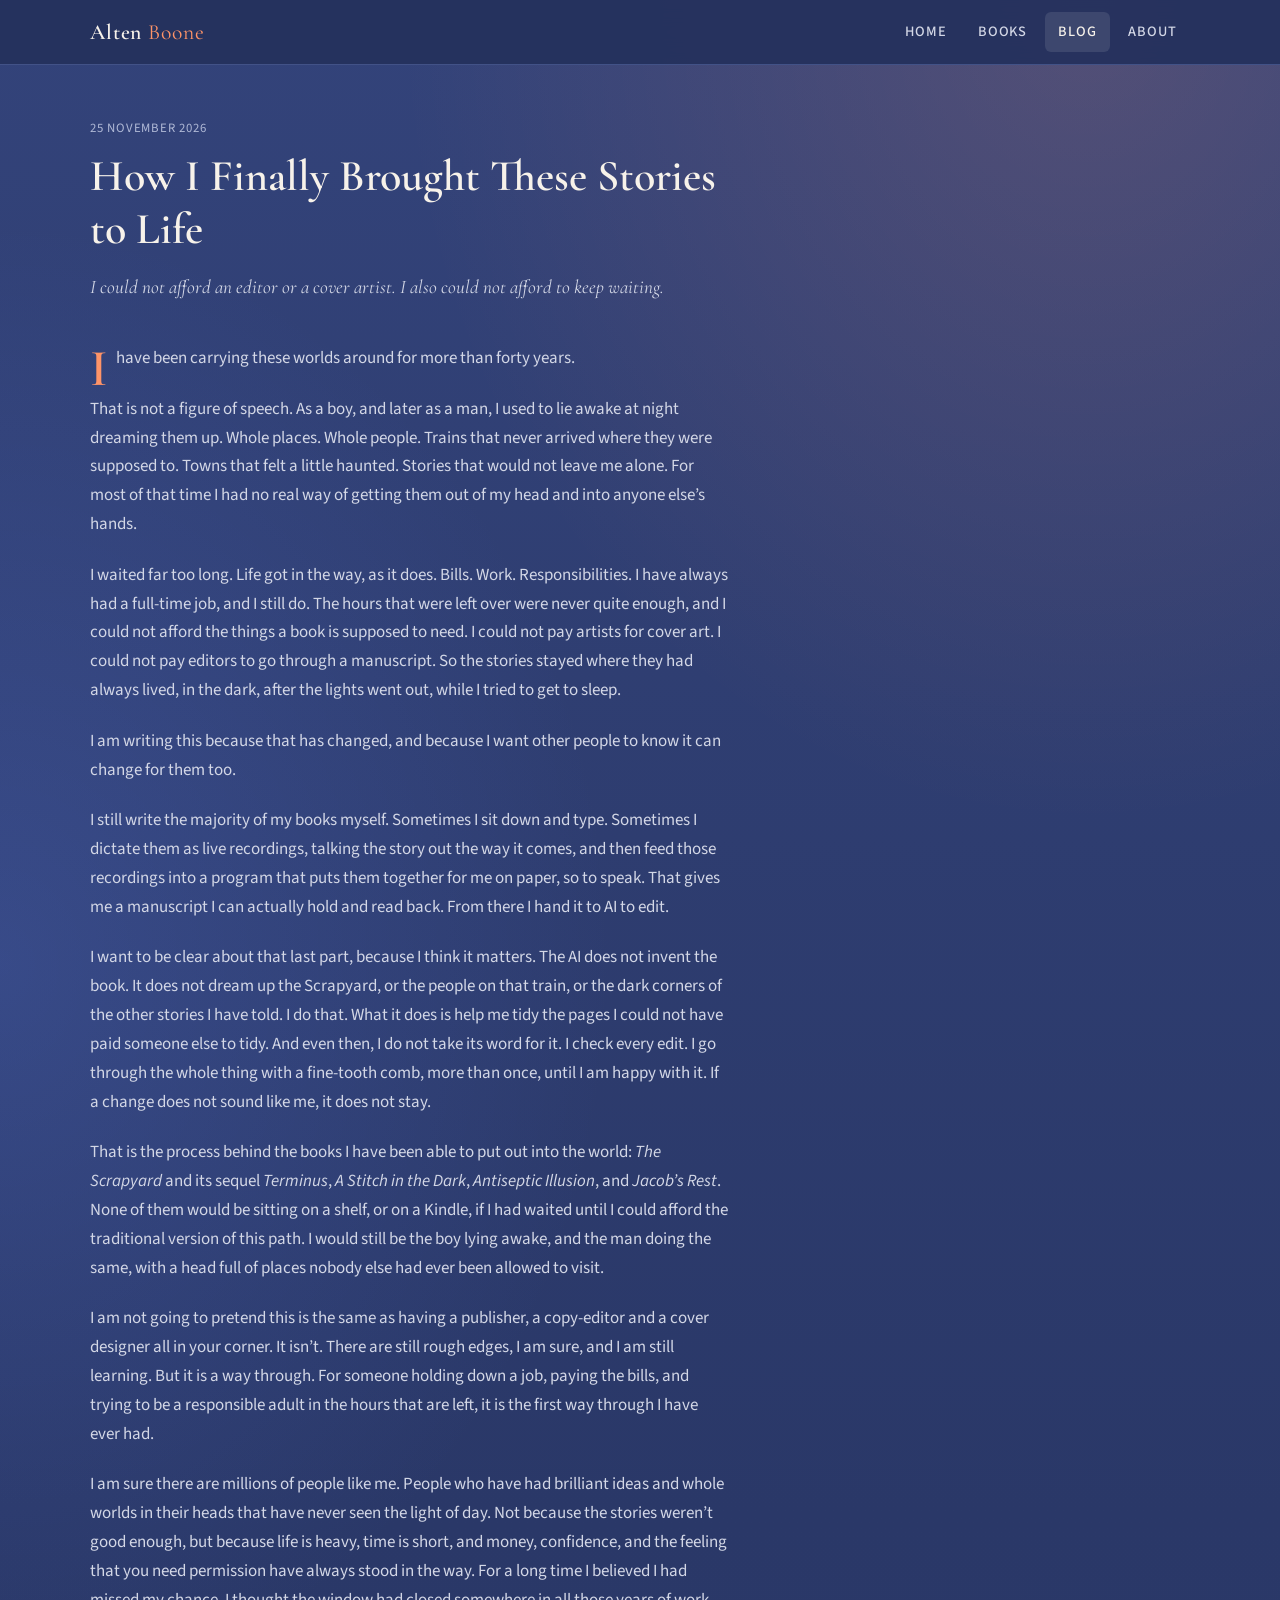
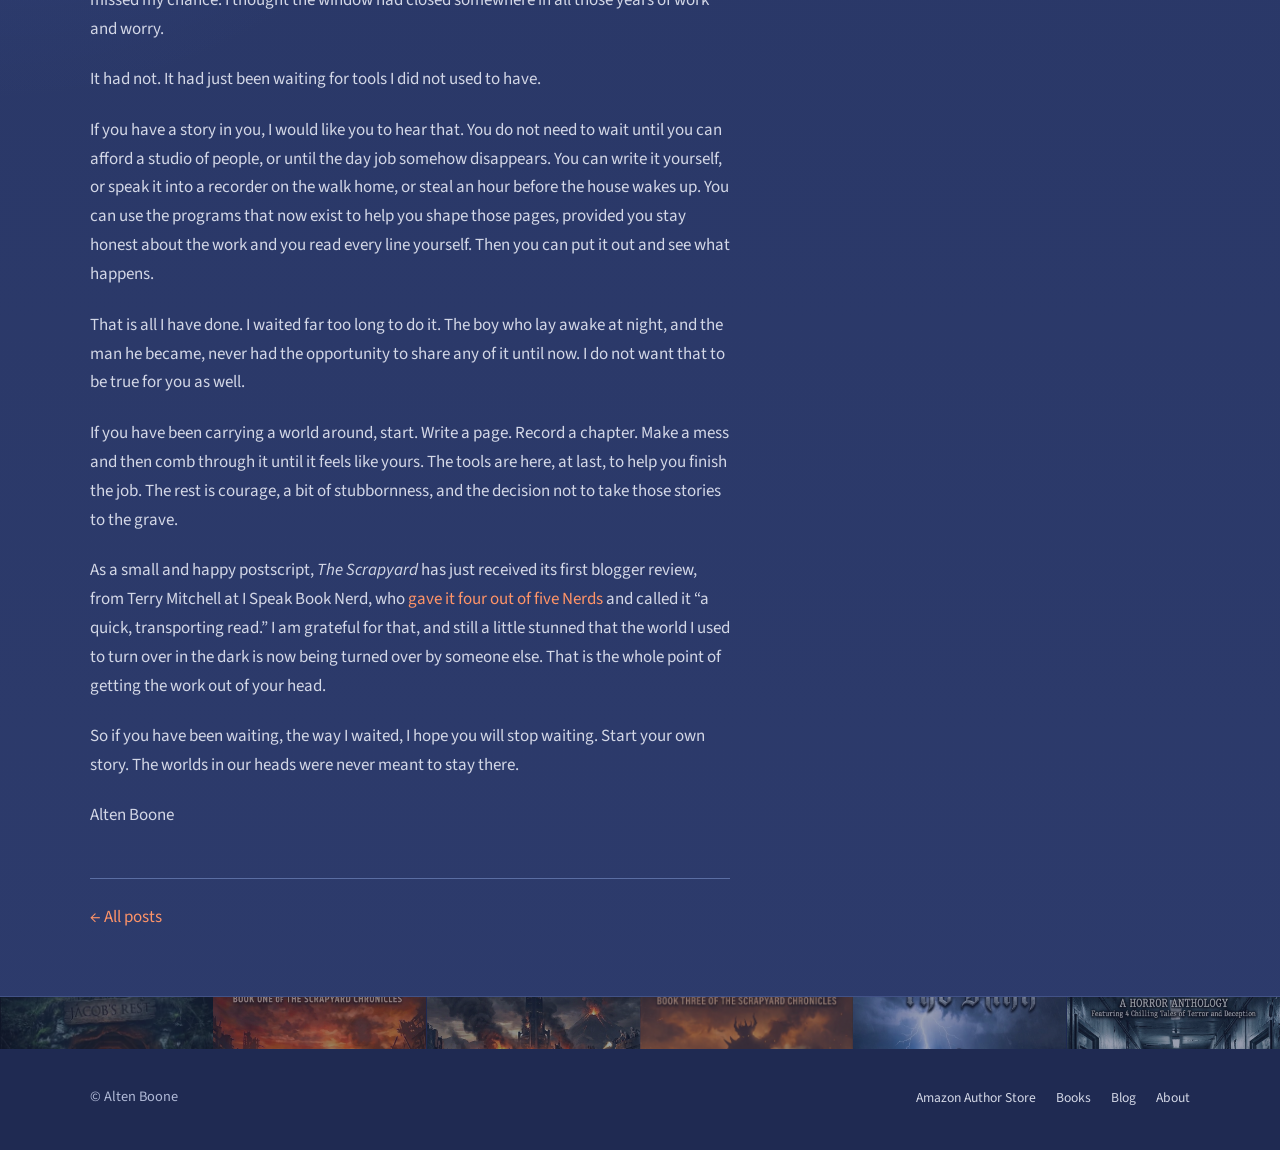
<file: blog/ai-and-finally-telling-my-stories.html>
<!DOCTYPE html>
<html lang="en">
<head>
  <meta charset="utf-8">
  <meta name="viewport" content="width=device-width, initial-scale=1">
  <title>How I Finally Brought These Stories to Life — Alten Boone</title>
  <meta name="description" content="Alten Boone on using AI to help bring long-carried stories to the page, why he still checks every edit himself, and why he hopes others will start writing theirs.">
  <link rel="preconnect" href="https://fonts.googleapis.com">
  <link rel="preconnect" href="https://fonts.gstatic.com" crossorigin>
  <link href="https://fonts.googleapis.com/css2?family=Cormorant+Garamond:ital,wght@0,400;0,600;1,400&family=Source+Sans+3:wght@400;500;600&display=swap" rel="stylesheet">
  <link rel="stylesheet" href="../css/styles.css?v=4">
</head>
<body>
  <a class="skip-link" href="#main">Skip to content</a>
  <header class="site-header">
    <div class="wrap header-inner">
      <a class="logo" href="../index.html">Alten <span>Boone</span></a>
      <button class="nav-toggle" type="button" aria-expanded="false" aria-controls="site-nav">Menu</button>
      <nav id="site-nav" class="nav" aria-label="Primary">
        <a href="../index.html">Home</a>
        <a href="../books.html">Books</a>
        <a href="index.html" aria-current="page">Blog</a>
        <a href="../about.html">About</a>
      </nav>
    </div>
  </header>
  <main id="main">
    <article class="article wrap">
      <header class="article-header">
        <time datetime="2026-11-25">25 November 2026</time>
        <h1>How I Finally Brought These Stories to Life</h1>
        <p class="dek">I could not afford an editor or a cover artist. I also could not afford to keep waiting.</p>
      </header>
      <div class="article-body prose">
        <p>I have been carrying these worlds around for more than forty years.</p>
        <p>That is not a figure of speech. As a boy, and later as a man, I used to lie awake at night dreaming them up. Whole places. Whole people. Trains that never arrived where they were supposed to. Towns that felt a little haunted. Stories that would not leave me alone. For most of that time I had no real way of getting them out of my head and into anyone else&rsquo;s hands.</p>
        <p>I waited far too long. Life got in the way, as it does. Bills. Work. Responsibilities. I have always had a full-time job, and I still do. The hours that were left over were never quite enough, and I could not afford the things a book is supposed to need. I could not pay artists for cover art. I could not pay editors to go through a manuscript. So the stories stayed where they had always lived, in the dark, after the lights went out, while I tried to get to sleep.</p>
        <p>I am writing this because that has changed, and because I want other people to know it can change for them too.</p>
        <p>I still write the majority of my books myself. Sometimes I sit down and type. Sometimes I dictate them as live recordings, talking the story out the way it comes, and then feed those recordings into a program that puts them together for me on paper, so to speak. That gives me a manuscript I can actually hold and read back. From there I hand it to AI to edit.</p>
        <p>I want to be clear about that last part, because I think it matters. The AI does not invent the book. It does not dream up the Scrapyard, or the people on that train, or the dark corners of the other stories I have told. I do that. What it does is help me tidy the pages I could not have paid someone else to tidy. And even then, I do not take its word for it. I check every edit. I go through the whole thing with a fine-tooth comb, more than once, until I am happy with it. If a change does not sound like me, it does not stay.</p>
        <p>That is the process behind the books I have been able to put out into the world: <em>The Scrapyard</em> and its sequel <em>Terminus</em>, <em>A Stitch in the Dark</em>, <em>Antiseptic Illusion</em>, and <em>Jacob&rsquo;s Rest</em>. None of them would be sitting on a shelf, or on a Kindle, if I had waited until I could afford the traditional version of this path. I would still be the boy lying awake, and the man doing the same, with a head full of places nobody else had ever been allowed to visit.</p>
        <p>I am not going to pretend this is the same as having a publisher, a copy-editor and a cover designer all in your corner. It isn&rsquo;t. There are still rough edges, I am sure, and I am still learning. But it is a way through. For someone holding down a job, paying the bills, and trying to be a responsible adult in the hours that are left, it is the first way through I have ever had.</p>
        <p>I am sure there are millions of people like me. People who have had brilliant ideas and whole worlds in their heads that have never seen the light of day. Not because the stories weren&rsquo;t good enough, but because life is heavy, time is short, and money, confidence, and the feeling that you need permission have always stood in the way. For a long time I believed I had missed my chance. I thought the window had closed somewhere in all those years of work and worry.</p>
        <p>It had not. It had just been waiting for tools I did not used to have.</p>
        <p>If you have a story in you, I would like you to hear that. You do not need to wait until you can afford a studio of people, or until the day job somehow disappears. You can write it yourself, or speak it into a recorder on the walk home, or steal an hour before the house wakes up. You can use the programs that now exist to help you shape those pages, provided you stay honest about the work and you read every line yourself. Then you can put it out and see what happens.</p>
        <p>That is all I have done. I waited far too long to do it. The boy who lay awake at night, and the man he became, never had the opportunity to share any of it until now. I do not want that to be true for you as well.</p>
        <p>If you have been carrying a world around, start. Write a page. Record a chapter. Make a mess and then comb through it until it feels like yours. The tools are here, at last, to help you finish the job. The rest is courage, a bit of stubbornness, and the decision not to take those stories to the grave.</p>
        <p>As a small and happy postscript, <em>The Scrapyard</em> has just received its first blogger review, from Terry Mitchell at I Speak Book Nerd, who <a href="https://ispeakbooknerd.com/2026/11/25/review-the-scrapyard-by-alten-boone/" rel="noopener noreferrer" target="_blank">gave it four out of five Nerds</a> and called it &ldquo;a quick, transporting read.&rdquo; I am grateful for that, and still a little stunned that the world I used to turn over in the dark is now being turned over by someone else. That is the whole point of getting the work out of your head.</p>
        <p>So if you have been waiting, the way I waited, I hope you will stop waiting. Start your own story. The worlds in our heads were never meant to stay there.</p>
        <p>Alten Boone</p>
      </div>
      <nav class="article-nav" aria-label="Blog">
        <a href="index.html">← All posts</a>
      </nav>
    </article>
  </main>
  <footer class="site-footer">
    <div class="wrap footer-inner">
      <p class="footer-copy">&copy; Alten Boone</p>
      <div class="footer-links">
        <a href="https://www.amazon.com/stores/author/B0GMPRM9D5" rel="noopener noreferrer" target="_blank">Amazon Author Store</a>
        <a href="../books.html">Books</a>
        <a href="index.html">Blog</a>
        <a href="../about.html">About</a>
      </div>
    </div>
  </footer>
  <script src="../js/main.js"></script>
</body>
</html>
</file>
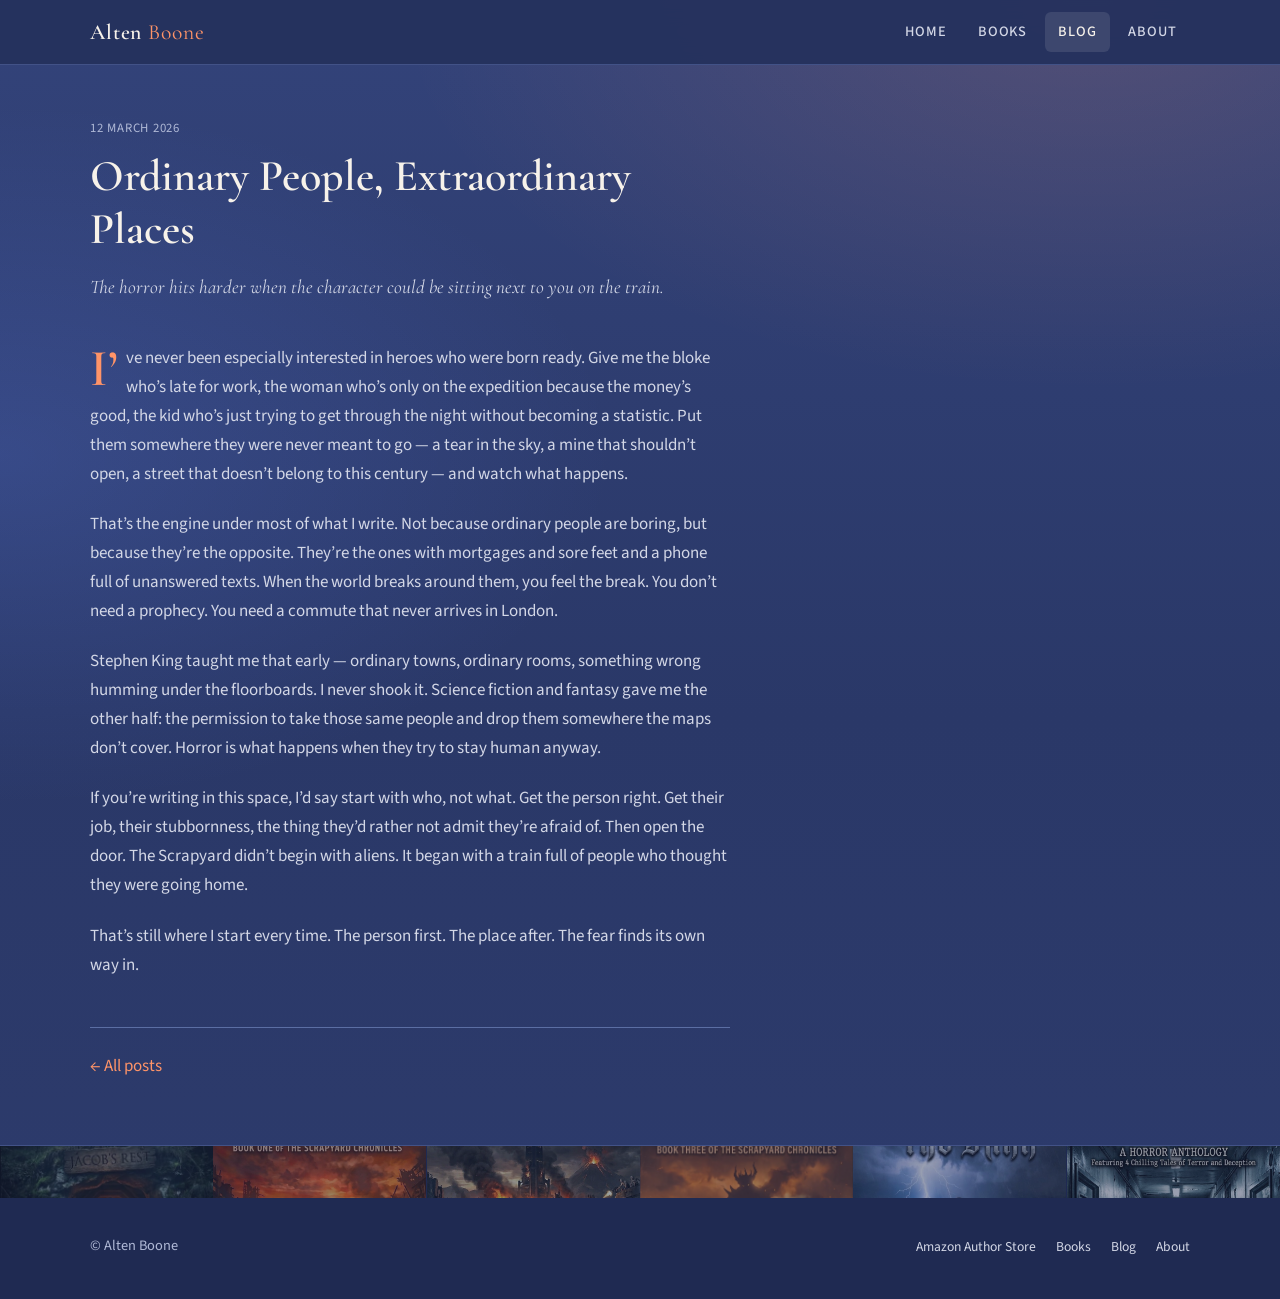
<file: blog/ordinary-people-extraordinary-places.html>
<!DOCTYPE html>
<html lang="en">
<head>
  <meta charset="utf-8">
  <meta name="viewport" content="width=device-width, initial-scale=1">
  <title>Ordinary People, Extraordinary Places — Alten Boone</title>
  <meta name="description" content="Why Alten Boone writes about ordinary people thrust into extraordinary — and often terrifying — places.">
  <link rel="preconnect" href="https://fonts.googleapis.com">
  <link rel="preconnect" href="https://fonts.gstatic.com" crossorigin>
  <link href="https://fonts.googleapis.com/css2?family=Cormorant+Garamond:ital,wght@0,400;0,600;1,400&family=Source+Sans+3:wght@400;500;600&display=swap" rel="stylesheet">
  <link rel="stylesheet" href="../css/styles.css?v=4">
</head>
<body>
  <a class="skip-link" href="#main">Skip to content</a>
  <header class="site-header">
    <div class="wrap header-inner">
      <a class="logo" href="../index.html">Alten <span>Boone</span></a>
      <button class="nav-toggle" type="button" aria-expanded="false" aria-controls="site-nav">Menu</button>
      <nav id="site-nav" class="nav" aria-label="Primary">
        <a href="../index.html">Home</a>
        <a href="../books.html">Books</a>
        <a href="index.html" aria-current="page">Blog</a>
        <a href="../about.html">About</a>
      </nav>
    </div>
  </header>
  <main id="main">
    <article class="article wrap">
      <header class="article-header">
        <time datetime="2026-03-12">12 March 2026</time>
        <h1>Ordinary People, Extraordinary Places</h1>
        <p class="dek">The horror hits harder when the character could be sitting next to you on the train.</p>
      </header>
      <div class="article-body prose">
        <p>I’ve never been especially interested in heroes who were born ready. Give me the bloke who’s late for work, the woman who’s only on the expedition because the money’s good, the kid who’s just trying to get through the night without becoming a statistic. Put them somewhere they were never meant to go — a tear in the sky, a mine that shouldn’t open, a street that doesn’t belong to this century — and watch what happens.</p>
        <p>That’s the engine under most of what I write. Not because ordinary people are boring, but because they’re the opposite. They’re the ones with mortgages and sore feet and a phone full of unanswered texts. When the world breaks around them, you feel the break. You don’t need a prophecy. You need a commute that never arrives in London.</p>
        <p>Stephen King taught me that early — ordinary towns, ordinary rooms, something wrong humming under the floorboards. I never shook it. Science fiction and fantasy gave me the other half: the permission to take those same people and drop them somewhere the maps don’t cover. Horror is what happens when they try to stay human anyway.</p>
        <p>If you’re writing in this space, I’d say start with who, not what. Get the person right. Get their job, their stubbornness, the thing they’d rather not admit they’re afraid of. Then open the door. The Scrapyard didn’t begin with aliens. It began with a train full of people who thought they were going home.</p>
        <p>That’s still where I start every time. The person first. The place after. The fear finds its own way in.</p>
      </div>
      <nav class="article-nav" aria-label="Blog">
        <a href="index.html">← All posts</a>
      </nav>
    </article>
  </main>
  <footer class="site-footer">
    <div class="wrap footer-inner">
      <p class="footer-copy">&copy; Alten Boone</p>
      <div class="footer-links">
        <a href="https://www.amazon.com/stores/author/B0GMPRM9D5" rel="noopener noreferrer" target="_blank">Amazon Author Store</a>
        <a href="../books.html">Books</a>
        <a href="index.html">Blog</a>
        <a href="../about.html">About</a>
      </div>
    </div>
  </footer>
  <script src="../js/main.js"></script>
</body>
</html>
</file>
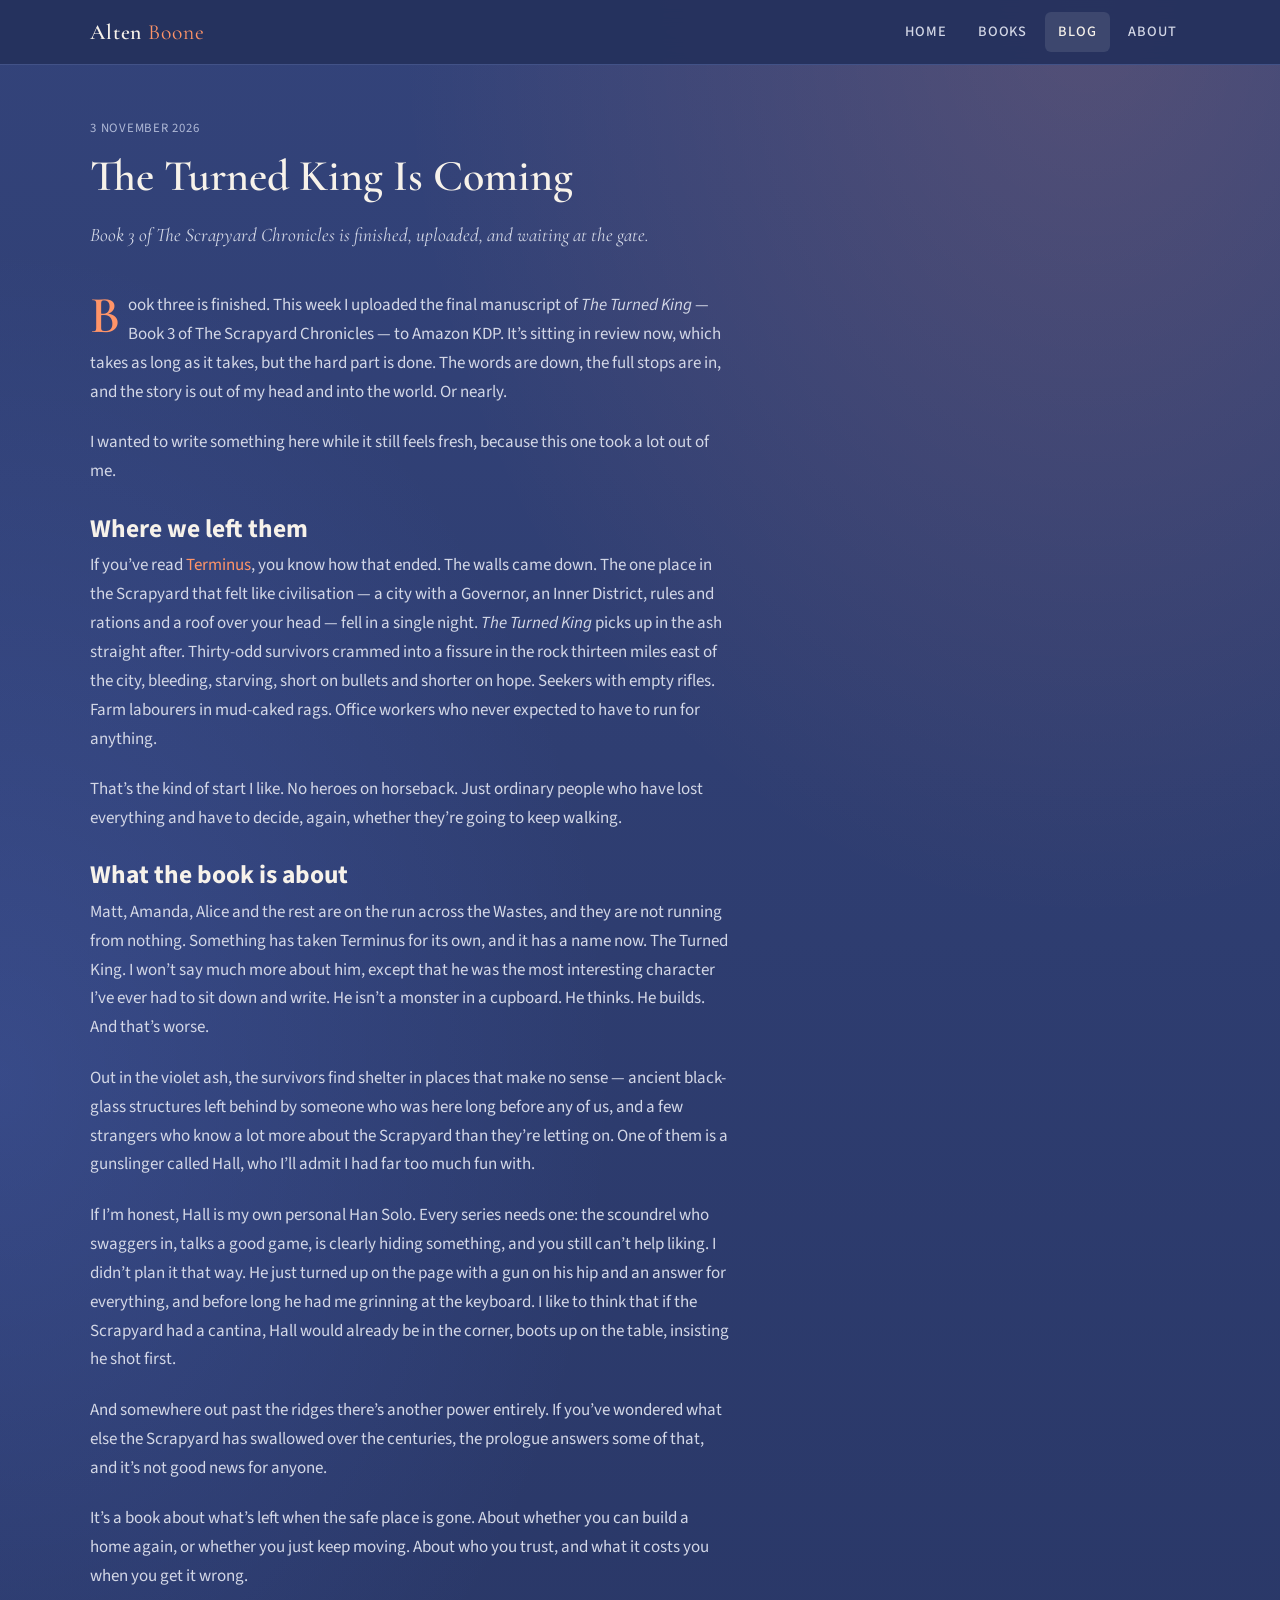
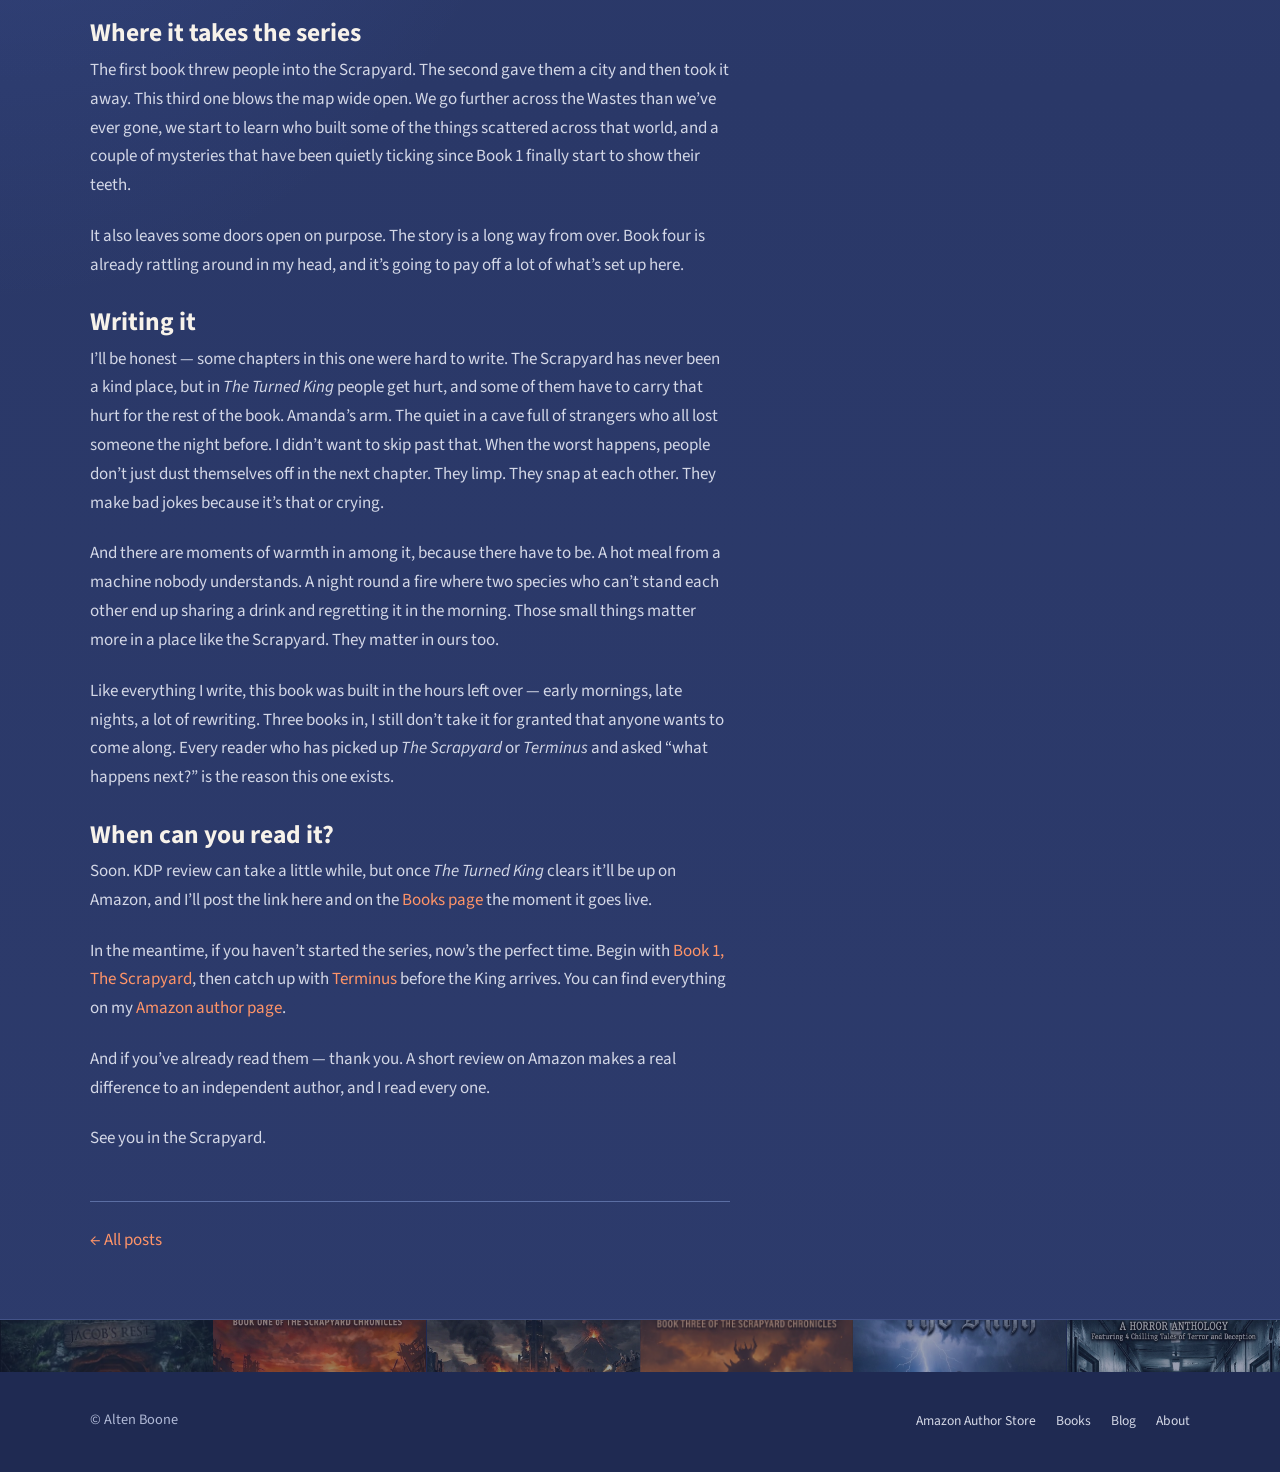
<file: blog/the-turned-king-is-coming.html>
<!DOCTYPE html>
<html lang="en">
<head>
  <meta charset="utf-8">
  <meta name="viewport" content="width=device-width, initial-scale=1">
  <title>The Turned King: Book 3 of The Scrapyard Chronicles Is Coming — Alten Boone</title>
  <meta name="description" content="Alten Boone on finishing The Turned King, Book 3 of The Scrapyard Chronicles — now in KDP review and coming soon to Amazon.">
  <link rel="preconnect" href="https://fonts.googleapis.com">
  <link rel="preconnect" href="https://fonts.gstatic.com" crossorigin>
  <link href="https://fonts.googleapis.com/css2?family=Cormorant+Garamond:ital,wght@0,400;0,600;1,400&family=Source+Sans+3:wght@400;500;600&display=swap" rel="stylesheet">
  <link rel="stylesheet" href="../css/styles.css?v=4">
</head>
<body>
  <a class="skip-link" href="#main">Skip to content</a>
  <header class="site-header">
    <div class="wrap header-inner">
      <a class="logo" href="../index.html">Alten <span>Boone</span></a>
      <button class="nav-toggle" type="button" aria-expanded="false" aria-controls="site-nav">Menu</button>
      <nav id="site-nav" class="nav" aria-label="Primary">
        <a href="../index.html">Home</a>
        <a href="../books.html">Books</a>
        <a href="index.html" aria-current="page">Blog</a>
        <a href="../about.html">About</a>
      </nav>
    </div>
  </header>
  <main id="main">
    <article class="article wrap">
      <header class="article-header">
        <time datetime="2026-11-03">3 November 2026</time>
        <h1>The Turned King Is Coming</h1>
        <p class="dek">Book 3 of The Scrapyard Chronicles is finished, uploaded, and waiting at the gate.</p>
      </header>
      <div class="article-body prose">
        <p>Book three is finished. This week I uploaded the final manuscript of <em>The Turned King</em> — Book 3 of The Scrapyard Chronicles — to Amazon KDP. It’s sitting in review now, which takes as long as it takes, but the hard part is done. The words are down, the full stops are in, and the story is out of my head and into the world. Or nearly.</p>
        <p>I wanted to write something here while it still feels fresh, because this one took a lot out of me.</p>
        <h2>Where we left them</h2>
        <p>If you’ve read <a href="../books/terminus.html">Terminus</a>, you know how that ended. The walls came down. The one place in the Scrapyard that felt like civilisation — a city with a Governor, an Inner District, rules and rations and a roof over your head — fell in a single night. <em>The Turned King</em> picks up in the ash straight after. Thirty-odd survivors crammed into a fissure in the rock thirteen miles east of the city, bleeding, starving, short on bullets and shorter on hope. Seekers with empty rifles. Farm labourers in mud-caked rags. Office workers who never expected to have to run for anything.</p>
        <p>That’s the kind of start I like. No heroes on horseback. Just ordinary people who have lost everything and have to decide, again, whether they’re going to keep walking.</p>
        <h2>What the book is about</h2>
        <p>Matt, Amanda, Alice and the rest are on the run across the Wastes, and they are not running from nothing. Something has taken Terminus for its own, and it has a name now. The Turned King. I won’t say much more about him, except that he was the most interesting character I’ve ever had to sit down and write. He isn’t a monster in a cupboard. He thinks. He builds. And that’s worse.</p>
        <p>Out in the violet ash, the survivors find shelter in places that make no sense — ancient black-glass structures left behind by someone who was here long before any of us, and a few strangers who know a lot more about the Scrapyard than they’re letting on. One of them is a gunslinger called Hall, who I’ll admit I had far too much fun with.</p>
        <p>If I’m honest, Hall is my own personal Han Solo. Every series needs one: the scoundrel who swaggers in, talks a good game, is clearly hiding something, and you still can’t help liking. I didn’t plan it that way. He just turned up on the page with a gun on his hip and an answer for everything, and before long he had me grinning at the keyboard. I like to think that if the Scrapyard had a cantina, Hall would already be in the corner, boots up on the table, insisting he shot first.</p>
        <p>And somewhere out past the ridges there’s another power entirely. If you’ve wondered what else the Scrapyard has swallowed over the centuries, the prologue answers some of that, and it’s not good news for anyone.</p>
        <p>It’s a book about what’s left when the safe place is gone. About whether you can build a home again, or whether you just keep moving. About who you trust, and what it costs you when you get it wrong.</p>
        <h2>Where it takes the series</h2>
        <p>The first book threw people into the Scrapyard. The second gave them a city and then took it away. This third one blows the map wide open. We go further across the Wastes than we’ve ever gone, we start to learn who built some of the things scattered across that world, and a couple of mysteries that have been quietly ticking since Book 1 finally start to show their teeth.</p>
        <p>It also leaves some doors open on purpose. The story is a long way from over. Book four is already rattling around in my head, and it’s going to pay off a lot of what’s set up here.</p>
        <h2>Writing it</h2>
        <p>I’ll be honest — some chapters in this one were hard to write. The Scrapyard has never been a kind place, but in <em>The Turned King</em> people get hurt, and some of them have to carry that hurt for the rest of the book. Amanda’s arm. The quiet in a cave full of strangers who all lost someone the night before. I didn’t want to skip past that. When the worst happens, people don’t just dust themselves off in the next chapter. They limp. They snap at each other. They make bad jokes because it’s that or crying.</p>
        <p>And there are moments of warmth in among it, because there have to be. A hot meal from a machine nobody understands. A night round a fire where two species who can’t stand each other end up sharing a drink and regretting it in the morning. Those small things matter more in a place like the Scrapyard. They matter in ours too.</p>
        <p>Like everything I write, this book was built in the hours left over — early mornings, late nights, a lot of rewriting. Three books in, I still don’t take it for granted that anyone wants to come along. Every reader who has picked up <em>The Scrapyard</em> or <em>Terminus</em> and asked “what happens next?” is the reason this one exists.</p>
        <h2>When can you read it?</h2>
        <p>Soon. KDP review can take a little while, but once <em>The Turned King</em> clears it’ll be up on Amazon, and I’ll post the link here and on the <a href="../books.html">Books page</a> the moment it goes live.</p>
        <p>In the meantime, if you haven’t started the series, now’s the perfect time. Begin with <a href="https://www.amazon.com/Scrapyard-Book-Chronicles-ebook/dp/B0GM5N97GH" rel="noopener noreferrer" target="_blank">Book 1, The Scrapyard</a>, then catch up with <a href="../books/terminus.html">Terminus</a> before the King arrives. You can find everything on my <a href="https://www.amazon.com/stores/author/B0GMPRM9D5" rel="noopener noreferrer" target="_blank">Amazon author page</a>.</p>
        <p>And if you’ve already read them — thank you. A short review on Amazon makes a real difference to an independent author, and I read every one.</p>
        <p>See you in the Scrapyard.</p>
      </div>
      <nav class="article-nav" aria-label="Blog">
        <a href="index.html">← All posts</a>
      </nav>
    </article>
  </main>
  <footer class="site-footer">
    <div class="wrap footer-inner">
      <p class="footer-copy">&copy; Alten Boone</p>
      <div class="footer-links">
        <a href="https://www.amazon.com/stores/author/B0GMPRM9D5" rel="noopener noreferrer" target="_blank">Amazon Author Store</a>
        <a href="../books.html">Books</a>
        <a href="index.html">Blog</a>
        <a href="../about.html">About</a>
      </div>
    </div>
  </footer>
  <script src="../js/main.js"></script>
</body>
</html>
</file>
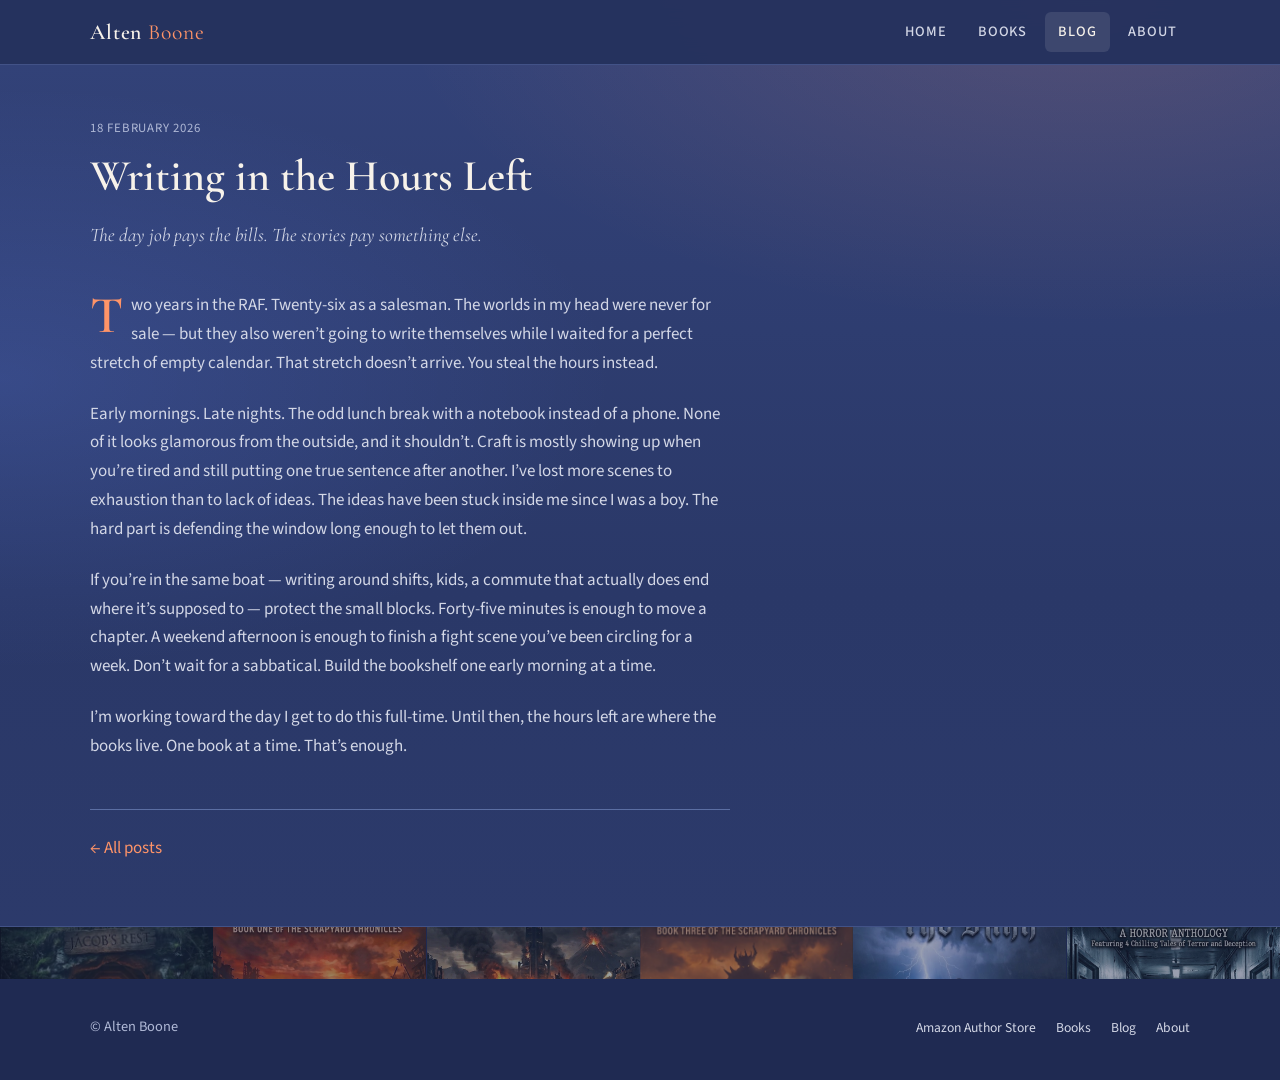
<file: blog/writing-in-the-hours-left.html>
<!DOCTYPE html>
<html lang="en">
<head>
  <meta charset="utf-8">
  <meta name="viewport" content="width=device-width, initial-scale=1">
  <title>Writing in the Hours Left — Alten Boone</title>
  <meta name="description" content="Alten Boone on writing fiction around a day job — protecting small windows of time and finishing books one hour at a time.">
  <link rel="preconnect" href="https://fonts.googleapis.com">
  <link rel="preconnect" href="https://fonts.gstatic.com" crossorigin>
  <link href="https://fonts.googleapis.com/css2?family=Cormorant+Garamond:ital,wght@0,400;0,600;1,400&family=Source+Sans+3:wght@400;500;600&display=swap" rel="stylesheet">
  <link rel="stylesheet" href="../css/styles.css?v=4">
</head>
<body>
  <a class="skip-link" href="#main">Skip to content</a>
  <header class="site-header">
    <div class="wrap header-inner">
      <a class="logo" href="../index.html">Alten <span>Boone</span></a>
      <button class="nav-toggle" type="button" aria-expanded="false" aria-controls="site-nav">Menu</button>
      <nav id="site-nav" class="nav" aria-label="Primary">
        <a href="../index.html">Home</a>
        <a href="../books.html">Books</a>
        <a href="index.html" aria-current="page">Blog</a>
        <a href="../about.html">About</a>
      </nav>
    </div>
  </header>
  <main id="main">
    <article class="article wrap">
      <header class="article-header">
        <time datetime="2026-02-18">18 February 2026</time>
        <h1>Writing in the Hours Left</h1>
        <p class="dek">The day job pays the bills. The stories pay something else.</p>
      </header>
      <div class="article-body prose">
        <p>Two years in the RAF. Twenty-six as a salesman. The worlds in my head were never for sale — but they also weren’t going to write themselves while I waited for a perfect stretch of empty calendar. That stretch doesn’t arrive. You steal the hours instead.</p>
        <p>Early mornings. Late nights. The odd lunch break with a notebook instead of a phone. None of it looks glamorous from the outside, and it shouldn’t. Craft is mostly showing up when you’re tired and still putting one true sentence after another. I’ve lost more scenes to exhaustion than to lack of ideas. The ideas have been stuck inside me since I was a boy. The hard part is defending the window long enough to let them out.</p>
        <p>If you’re in the same boat — writing around shifts, kids, a commute that actually does end where it’s supposed to — protect the small blocks. Forty-five minutes is enough to move a chapter. A weekend afternoon is enough to finish a fight scene you’ve been circling for a week. Don’t wait for a sabbatical. Build the bookshelf one early morning at a time.</p>
        <p>I’m working toward the day I get to do this full-time. Until then, the hours left are where the books live. One book at a time. That’s enough.</p>
      </div>
      <nav class="article-nav" aria-label="Blog">
        <a href="index.html">← All posts</a>
      </nav>
    </article>
  </main>
  <footer class="site-footer">
    <div class="wrap footer-inner">
      <p class="footer-copy">&copy; Alten Boone</p>
      <div class="footer-links">
        <a href="https://www.amazon.com/stores/author/B0GMPRM9D5" rel="noopener noreferrer" target="_blank">Amazon Author Store</a>
        <a href="../books.html">Books</a>
        <a href="index.html">Blog</a>
        <a href="../about.html">About</a>
      </div>
    </div>
  </footer>
  <script src="../js/main.js"></script>
</body>
</html>
</file>
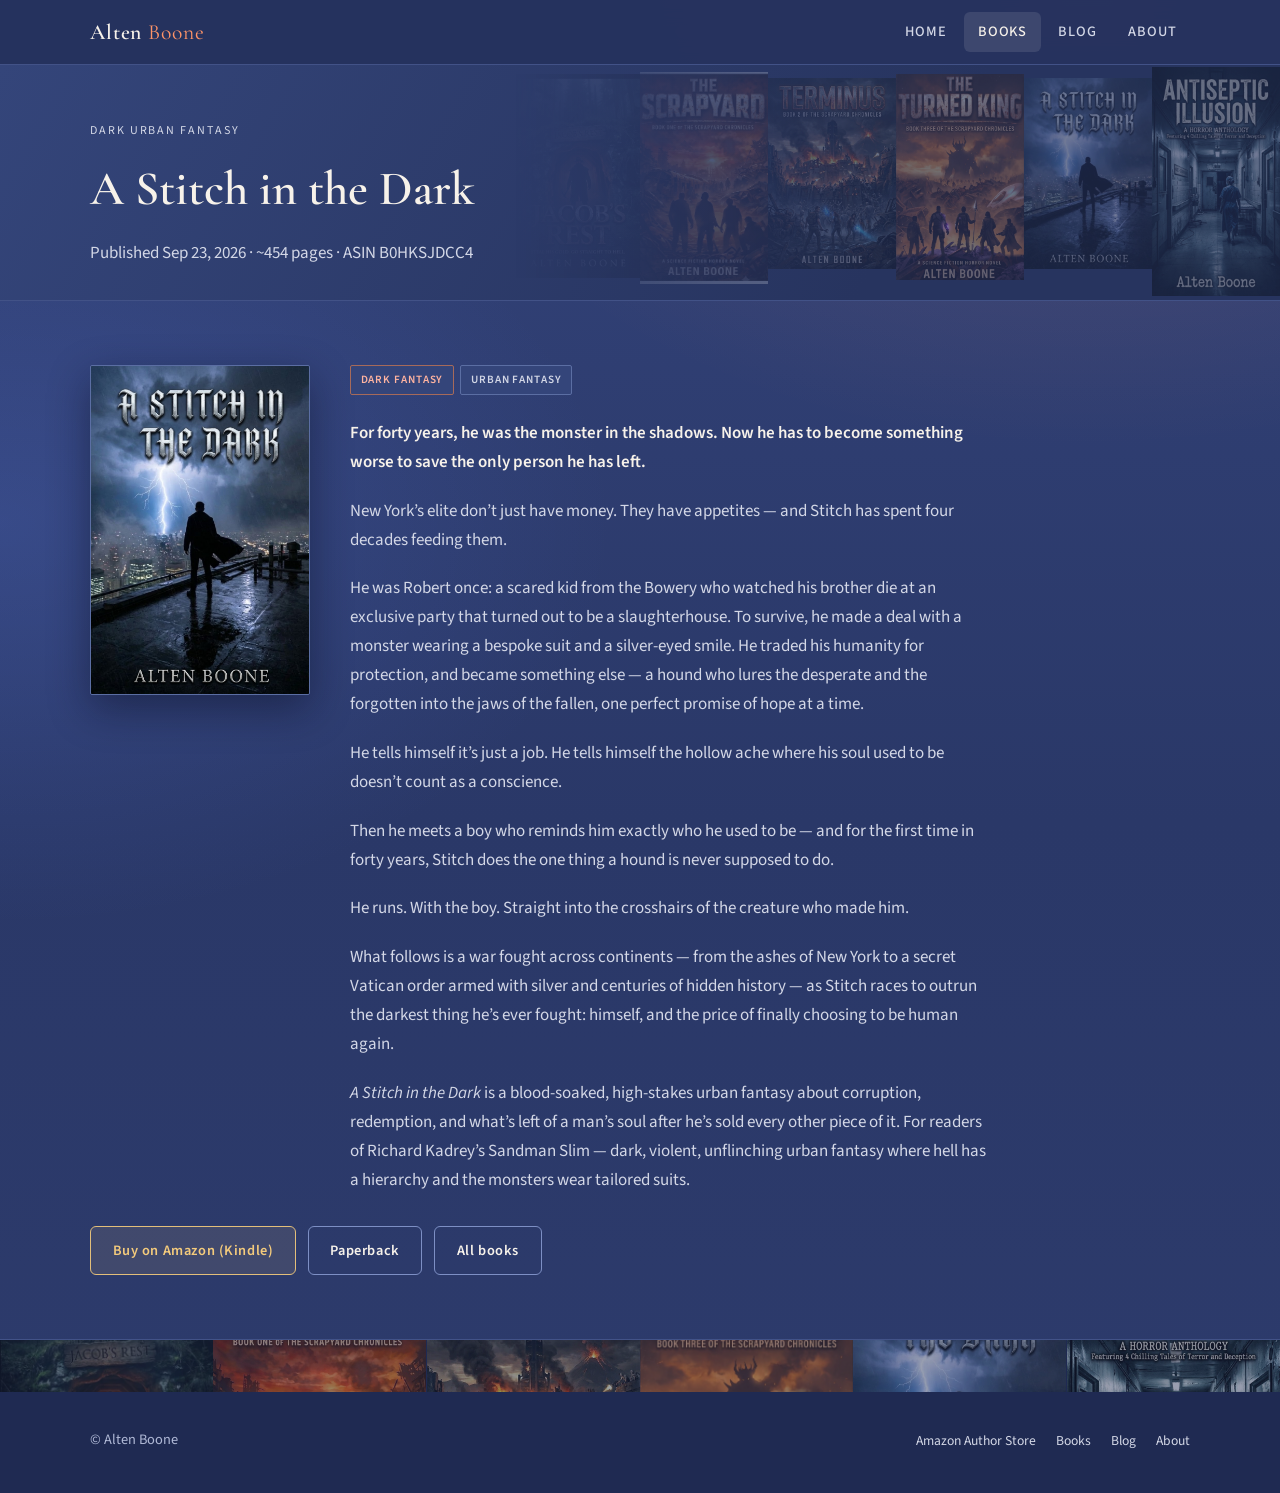
<file: books/a-stitch-in-the-dark.html>
<!DOCTYPE html>
<html lang="en">
<head>
  <meta charset="utf-8">
  <meta name="viewport" content="width=device-width, initial-scale=1">
  <title>A Stitch in the Dark — Alten Boone</title>
  <meta name="description" content="A Stitch in the Dark by Alten Boone — dark urban fantasy. Available on Amazon Kindle and paperback.">
  <link rel="preconnect" href="https://fonts.googleapis.com">
  <link rel="preconnect" href="https://fonts.gstatic.com" crossorigin>
  <link href="https://fonts.googleapis.com/css2?family=Cormorant+Garamond:ital,wght@0,400;0,600;1,400&family=Source+Sans+3:wght@400;500;600&display=swap" rel="stylesheet">
  <link rel="stylesheet" href="../css/styles.css?v=4">
</head>
<body>
  <a class="skip-link" href="#main">Skip to content</a>
  <header class="site-header">
    <div class="wrap header-inner">
      <a class="logo" href="../index.html">Alten <span>Boone</span></a>
      <button class="nav-toggle" type="button" aria-expanded="false" aria-controls="site-nav">Menu</button>
      <nav id="site-nav" class="nav" aria-label="Primary">
        <a href="../index.html">Home</a>
        <a href="../books.html" aria-current="page">Books</a>
        <a href="../blog/index.html">Blog</a>
        <a href="../about.html">About</a>
      </nav>
    </div>
  </header>
  <main id="main">
    <header class="page-hero">
      <div class="wrap">
        <p class="eyebrow">Dark urban fantasy</p>
        <h1>A Stitch in the Dark</h1>
        <p>Published Sep 23, 2026 · ~454 pages · ASIN B0HKSJDCC4</p>
      </div>
    </header>
    <section class="section">
      <div class="wrap">
        <div class="book-detail">
          <div class="book-detail-cover">
            <img src="../images/covers/a-stitch-in-the-dark.jpg?v=2" alt="Cover of A Stitch in the Dark by Alten Boone" width="848" height="1264" loading="eager">
          </div>
          <div class="book-detail-body">
        <div class="tags" style="margin-bottom: 1.5rem;">
          <span class="tag tag-horror">Dark Fantasy</span>
          <span class="tag">Urban Fantasy</span>
        </div>
        <div class="prose">
          <p><strong>For forty years, he was the monster in the shadows. Now he has to become something worse to save the only person he has left.</strong></p>
          <p>New York’s elite don’t just have money. They have appetites — and Stitch has spent four decades feeding them.</p>
          <p>He was Robert once: a scared kid from the Bowery who watched his brother die at an exclusive party that turned out to be a slaughterhouse. To survive, he made a deal with a monster wearing a bespoke suit and a silver-eyed smile. He traded his humanity for protection, and became something else — a hound who lures the desperate and the forgotten into the jaws of the fallen, one perfect promise of hope at a time.</p>
          <p>He tells himself it’s just a job. He tells himself the hollow ache where his soul used to be doesn’t count as a conscience.</p>
          <p>Then he meets a boy who reminds him exactly who he used to be — and for the first time in forty years, Stitch does the one thing a hound is never supposed to do.</p>
          <p>He runs. With the boy. Straight into the crosshairs of the creature who made him.</p>
          <p>What follows is a war fought across continents — from the ashes of New York to a secret Vatican order armed with silver and centuries of hidden history — as Stitch races to outrun the darkest thing he’s ever fought: himself, and the price of finally choosing to be human again.</p>
          <p><em>A Stitch in the Dark</em> is a blood-soaked, high-stakes urban fantasy about corruption, redemption, and what’s left of a man’s soul after he’s sold every other piece of it. For readers of Richard Kadrey’s Sandman Slim — dark, violent, unflinching urban fantasy where hell has a hierarchy and the monsters wear tailored suits.</p>
        </div>
          </div>
        </div>
        <div class="cta-row" style="margin-top: 2rem;">
          <a class="btn btn-amazon" href="https://www.amazon.com/dp/B0HKSJDCC4" rel="noopener noreferrer" target="_blank">Buy on Amazon (Kindle)</a>
          <a class="btn btn-ghost" href="https://www.amazon.com/dp/B0HKSKYPM7" rel="noopener noreferrer" target="_blank">Paperback</a>
          <a class="btn btn-ghost" href="../books.html">All books</a>
        </div>
      </div>
    </section>
  </main>
  <footer class="site-footer">
    <div class="wrap footer-inner">
      <p class="footer-copy">&copy; Alten Boone</p>
      <div class="footer-links">
        <a href="https://www.amazon.com/stores/author/B0GMPRM9D5" rel="noopener noreferrer" target="_blank">Amazon Author Store</a>
        <a href="../books.html">Books</a>
        <a href="../blog/index.html">Blog</a>
        <a href="../about.html">About</a>
      </div>
    </div>
  </footer>
  <script src="../js/main.js"></script>
</body>
</html>
</file>
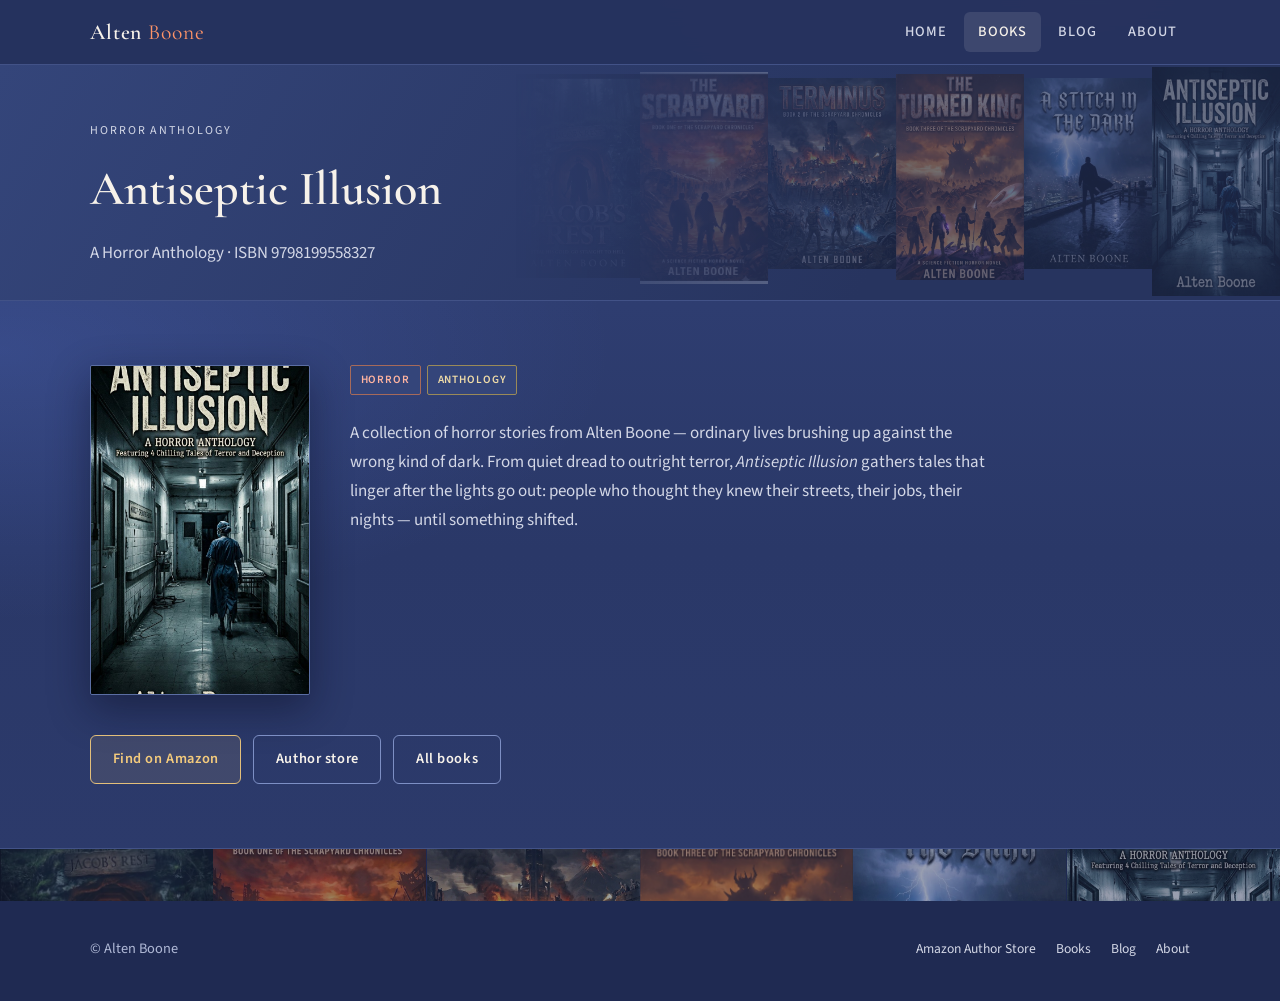
<file: books/antiseptic-illusion.html>
<!DOCTYPE html>
<html lang="en">
<head>
  <meta charset="utf-8">
  <meta name="viewport" content="width=device-width, initial-scale=1">
  <title>Antiseptic Illusion — Alten Boone</title>
  <meta name="description" content="Antiseptic Illusion: A Horror Anthology by Alten Boone. Available on Amazon.">
  <link rel="preconnect" href="https://fonts.googleapis.com">
  <link rel="preconnect" href="https://fonts.gstatic.com" crossorigin>
  <link href="https://fonts.googleapis.com/css2?family=Cormorant+Garamond:ital,wght@0,400;0,600;1,400&family=Source+Sans+3:wght@400;500;600&display=swap" rel="stylesheet">
  <link rel="stylesheet" href="../css/styles.css?v=4">
</head>
<body>
  <a class="skip-link" href="#main">Skip to content</a>
  <header class="site-header">
    <div class="wrap header-inner">
      <a class="logo" href="../index.html">Alten <span>Boone</span></a>
      <button class="nav-toggle" type="button" aria-expanded="false" aria-controls="site-nav">Menu</button>
      <nav id="site-nav" class="nav" aria-label="Primary">
        <a href="../index.html">Home</a>
        <a href="../books.html" aria-current="page">Books</a>
        <a href="../blog/index.html">Blog</a>
        <a href="../about.html">About</a>
      </nav>
    </div>
  </header>
  <main id="main">
    <header class="page-hero">
      <div class="wrap">
        <p class="eyebrow">Horror anthology</p>
        <h1>Antiseptic Illusion</h1>
        <p>A Horror Anthology · ISBN 9798199558327</p>
      </div>
    </header>
    <section class="section">
      <div class="wrap">
        <div class="book-detail">
          <div class="book-detail-cover">
            <img src="../images/covers/antiseptic-illusion.jpg" alt="Cover of Antiseptic Illusion by Alten Boone" width="768" height="1376" loading="eager">
          </div>
          <div class="book-detail-body">
        <div class="tags" style="margin-bottom: 1.5rem;">
          <span class="tag tag-horror">Horror</span>
          <span class="tag tag-anthology">Anthology</span>
        </div>
        <div class="prose">
          <p>A collection of horror stories from Alten Boone — ordinary lives brushing up against the wrong kind of dark. From quiet dread to outright terror, <em>Antiseptic Illusion</em> gathers tales that linger after the lights go out: people who thought they knew their streets, their jobs, their nights — until something shifted.</p>
        </div>
          </div>
        </div>
        <div class="cta-row" style="margin-top: 2rem;">
          <a class="btn btn-amazon" href="https://www.amazon.com/s?k=Antiseptic+Illusion+Alten+Boone" rel="noopener noreferrer" target="_blank">Find on Amazon</a>
          <a class="btn btn-ghost" href="https://www.amazon.com/stores/author/B0GMPRM9D5" rel="noopener noreferrer" target="_blank">Author store</a>
          <a class="btn btn-ghost" href="../books.html">All books</a>
        </div>
      </div>
    </section>
  </main>
  <footer class="site-footer">
    <div class="wrap footer-inner">
      <p class="footer-copy">&copy; Alten Boone</p>
      <div class="footer-links">
        <a href="https://www.amazon.com/stores/author/B0GMPRM9D5" rel="noopener noreferrer" target="_blank">Amazon Author Store</a>
        <a href="../books.html">Books</a>
        <a href="../blog/index.html">Blog</a>
        <a href="../about.html">About</a>
      </div>
    </div>
  </footer>
  <script src="../js/main.js"></script>
</body>
</html>
</file>
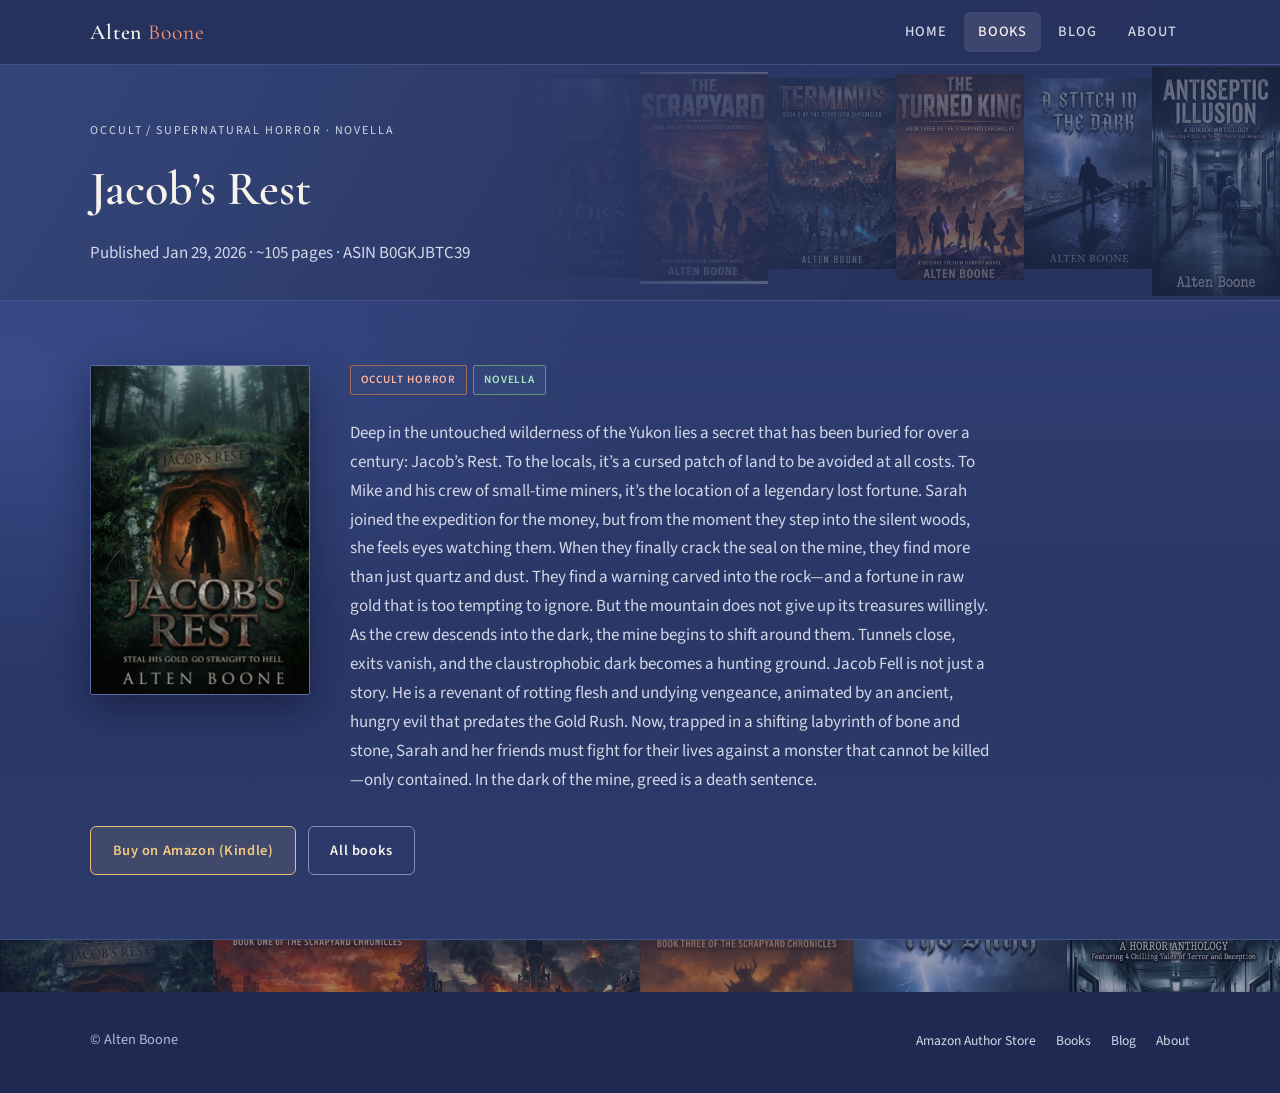
<file: books/jacobs-rest.html>
<!DOCTYPE html>
<html lang="en">
<head>
  <meta charset="utf-8">
  <meta name="viewport" content="width=device-width, initial-scale=1">
  <title>Jacob’s Rest — Alten Boone</title>
  <meta name="description" content="Jacob's Rest by Alten Boone — occult supernatural horror novella. Available on Amazon Kindle.">
  <link rel="preconnect" href="https://fonts.googleapis.com">
  <link rel="preconnect" href="https://fonts.gstatic.com" crossorigin>
  <link href="https://fonts.googleapis.com/css2?family=Cormorant+Garamond:ital,wght@0,400;0,600;1,400&family=Source+Sans+3:wght@400;500;600&display=swap" rel="stylesheet">
  <link rel="stylesheet" href="../css/styles.css?v=4">
</head>
<body>
  <a class="skip-link" href="#main">Skip to content</a>
  <header class="site-header">
    <div class="wrap header-inner">
      <a class="logo" href="../index.html">Alten <span>Boone</span></a>
      <button class="nav-toggle" type="button" aria-expanded="false" aria-controls="site-nav">Menu</button>
      <nav id="site-nav" class="nav" aria-label="Primary">
        <a href="../index.html">Home</a>
        <a href="../books.html" aria-current="page">Books</a>
        <a href="../blog/index.html">Blog</a>
        <a href="../about.html">About</a>
      </nav>
    </div>
  </header>
  <main id="main">
    <header class="page-hero">
      <div class="wrap">
        <p class="eyebrow">Occult / supernatural horror · Novella</p>
        <h1>Jacob’s Rest</h1>
        <p>Published Jan 29, 2026 · ~105 pages · ASIN B0GKJBTC39</p>
      </div>
    </header>
    <section class="section">
      <div class="wrap">
        <div class="book-detail">
          <div class="book-detail-cover">
            <img src="../images/covers/jacobs-rest.jpg" alt="Cover of Jacob’s Rest by Alten Boone" width="876" height="1400" loading="eager">
          </div>
          <div class="book-detail-body">
        <div class="tags" style="margin-bottom: 1.5rem;">
          <span class="tag tag-horror">Occult Horror</span>
          <span class="tag tag-novella">Novella</span>
        </div>
        <div class="prose">
          <p>Deep in the untouched wilderness of the Yukon lies a secret that has been buried for over a century: Jacob’s Rest. To the locals, it’s a cursed patch of land to be avoided at all costs. To Mike and his crew of small-time miners, it’s the location of a legendary lost fortune. Sarah joined the expedition for the money, but from the moment they step into the silent woods, she feels eyes watching them. When they finally crack the seal on the mine, they find more than just quartz and dust. They find a warning carved into the rock—and a fortune in raw gold that is too tempting to ignore. But the mountain does not give up its treasures willingly. As the crew descends into the dark, the mine begins to shift around them. Tunnels close, exits vanish, and the claustrophobic dark becomes a hunting ground. Jacob Fell is not just a story. He is a revenant of rotting flesh and undying vengeance, animated by an ancient, hungry evil that predates the Gold Rush. Now, trapped in a shifting labyrinth of bone and stone, Sarah and her friends must fight for their lives against a monster that cannot be killed—only contained. In the dark of the mine, greed is a death sentence.</p>
        </div>
          </div>
        </div>
        <div class="cta-row" style="margin-top: 2rem;">
          <a class="btn btn-amazon" href="https://www.amazon.com/Jacobs-Rest-Alten-Boone-ebook/dp/B0GKJBTC39" rel="noopener noreferrer" target="_blank">Buy on Amazon (Kindle)</a>
          <a class="btn btn-ghost" href="../books.html">All books</a>
        </div>
      </div>
    </section>
  </main>
  <footer class="site-footer">
    <div class="wrap footer-inner">
      <p class="footer-copy">&copy; Alten Boone</p>
      <div class="footer-links">
        <a href="https://www.amazon.com/stores/author/B0GMPRM9D5" rel="noopener noreferrer" target="_blank">Amazon Author Store</a>
        <a href="../books.html">Books</a>
        <a href="../blog/index.html">Blog</a>
        <a href="../about.html">About</a>
      </div>
    </div>
  </footer>
  <script src="../js/main.js"></script>
</body>
</html>
</file>
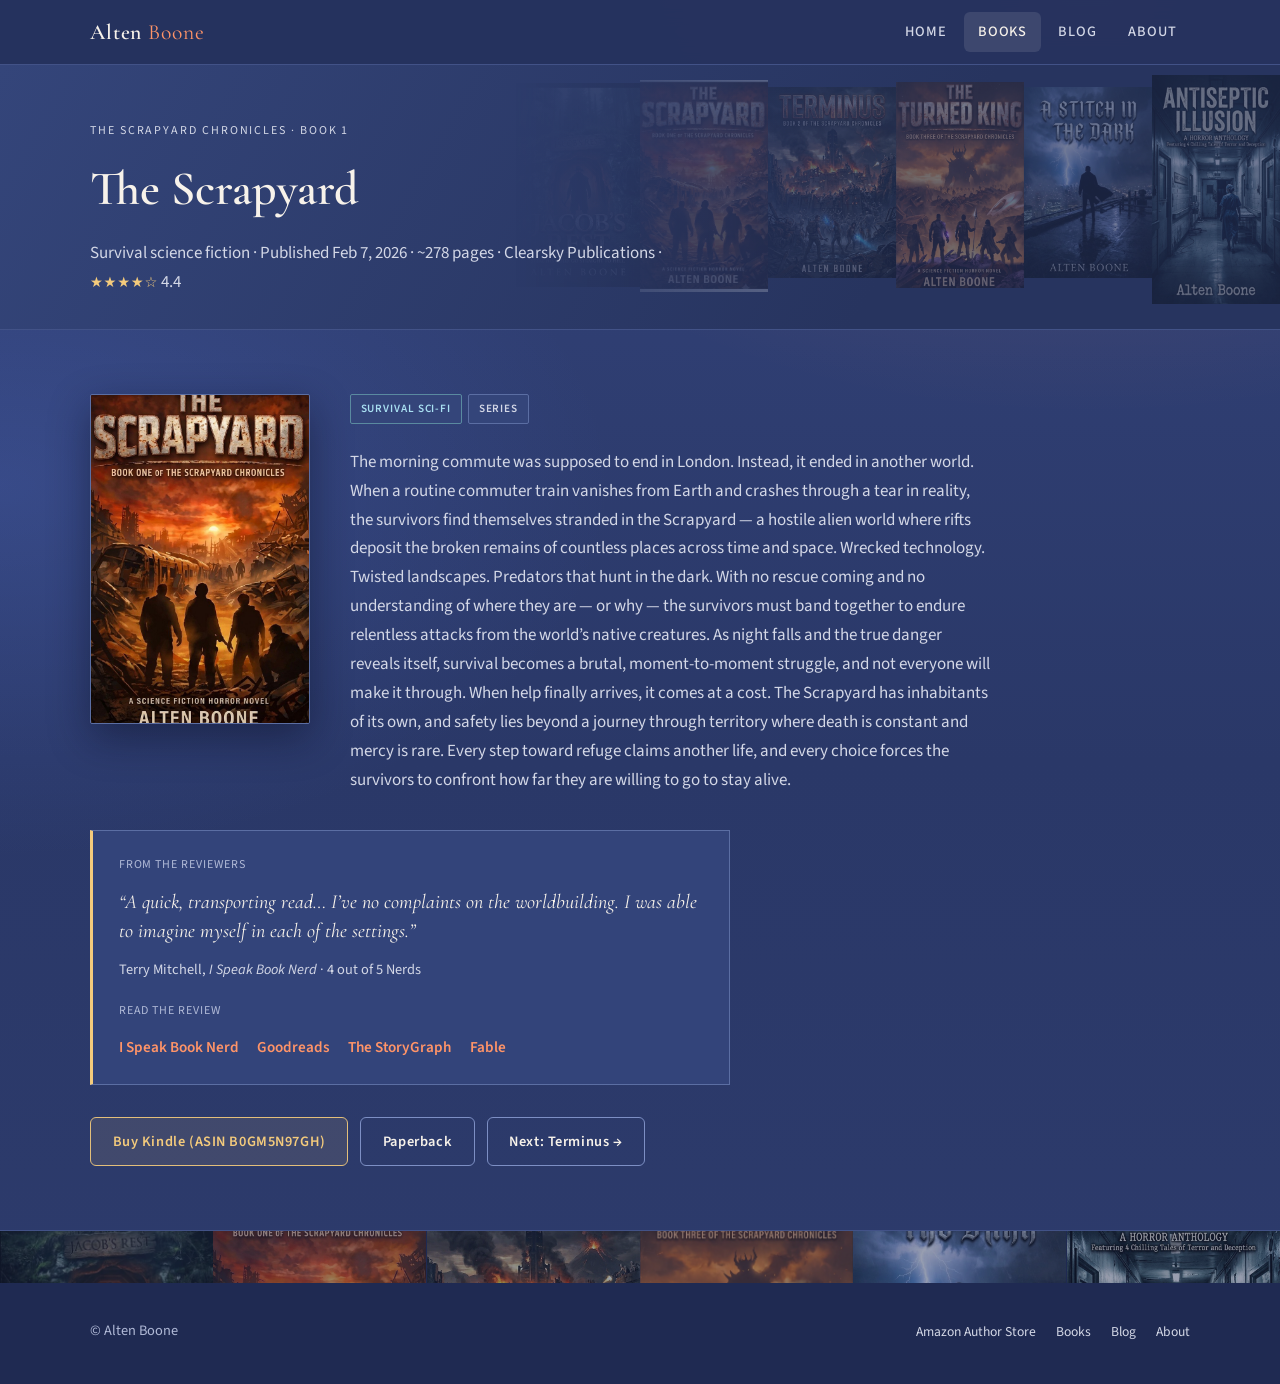
<file: books/scrapyard.html>
<!DOCTYPE html>
<html lang="en">
<head>
  <meta charset="utf-8">
  <meta name="viewport" content="width=device-width, initial-scale=1">
  <title>The Scrapyard — Alten Boone</title>
  <meta name="description" content="The Scrapyard by Alten Boone — Book 1 of The Scrapyard Chronicles. Survival science fiction. Available on Amazon Kindle and paperback.">
  <link rel="preconnect" href="https://fonts.googleapis.com">
  <link rel="preconnect" href="https://fonts.gstatic.com" crossorigin>
  <link href="https://fonts.googleapis.com/css2?family=Cormorant+Garamond:ital,wght@0,400;0,600;1,400&family=Source+Sans+3:wght@400;500;600&display=swap" rel="stylesheet">
  <link rel="stylesheet" href="../css/styles.css?v=4">
</head>
<body>
  <a class="skip-link" href="#main">Skip to content</a>
  <header class="site-header">
    <div class="wrap header-inner">
      <a class="logo" href="../index.html">Alten <span>Boone</span></a>
      <button class="nav-toggle" type="button" aria-expanded="false" aria-controls="site-nav">Menu</button>
      <nav id="site-nav" class="nav" aria-label="Primary">
        <a href="../index.html">Home</a>
        <a href="../books.html" aria-current="page">Books</a>
        <a href="../blog/index.html">Blog</a>
        <a href="../about.html">About</a>
      </nav>
    </div>
  </header>
  <main id="main">
    <header class="page-hero">
      <div class="wrap">
        <p class="eyebrow">The Scrapyard Chronicles · Book 1</p>
        <h1>The Scrapyard</h1>
        <p>Survival science fiction · Published Feb 7, 2026 · ~278 pages · Clearsky Publications · <span class="stars" aria-label="4.4 out of 5 stars">★★★★☆</span> 4.4</p>
      </div>
    </header>
    <section class="section">
      <div class="wrap">
        <div class="book-detail">
          <div class="book-detail-cover">
            <img src="../images/covers/the-scrapyard.jpg" alt="Cover of The Scrapyard by Alten Boone" width="688" height="1142" loading="eager">
          </div>
          <div class="book-detail-body">
        <div class="tags" style="margin-bottom: 1.5rem;">
          <span class="tag tag-scifi">Survival Sci-Fi</span>
          <span class="tag">Series</span>
        </div>
        <div class="prose">
          <p>The morning commute was supposed to end in London. Instead, it ended in another world. When a routine commuter train vanishes from Earth and crashes through a tear in reality, the survivors find themselves stranded in the Scrapyard — a hostile alien world where rifts deposit the broken remains of countless places across time and space. Wrecked technology. Twisted landscapes. Predators that hunt in the dark. With no rescue coming and no understanding of where they are — or why — the survivors must band together to endure relentless attacks from the world’s native creatures. As night falls and the true danger reveals itself, survival becomes a brutal, moment-to-moment struggle, and not everyone will make it through. When help finally arrives, it comes at a cost. The Scrapyard has inhabitants of its own, and safety lies beyond a journey through territory where death is constant and mercy is rare. Every step toward refuge claims another life, and every choice forces the survivors to confront how far they are willing to go to stay alive.</p>
        </div>
          </div>
        </div>
        <aside class="review-callout" id="reviews">
          <p class="review-kicker">From the reviewers</p>
          <blockquote>
            <p>&ldquo;A quick, transporting read&hellip; I&rsquo;ve no complaints on the worldbuilding. I was able to imagine myself in each of the settings.&rdquo;</p>
            <footer>Terry Mitchell, <cite>I Speak Book Nerd</cite> &middot; 4 out of 5 Nerds</footer>
          </blockquote>
          <p class="review-links-label">Read the review</p>
          <ul class="review-links">
            <li><a href="https://ispeakbooknerd.com/2026/11/25/review-the-scrapyard-by-alten-boone/" rel="noopener noreferrer" target="_blank">I Speak Book Nerd</a></li>
            <li><a href="https://www.goodreads.com/review/show/8995787890" rel="noopener noreferrer" target="_blank">Goodreads</a></li>
            <li><a href="https://app.thestorygraph.com/books/6bbf49d1-6dc4-4612-ac30-cacae8ee18dd" rel="noopener noreferrer" target="_blank">The StoryGraph</a></li>
            <li><a href="https://fable.co/review/19c06fcf-9e01-4c31-b04a-1b8549ec2b72/share" rel="noopener noreferrer" target="_blank">Fable</a></li>
          </ul>
        </aside>
        <div class="cta-row" style="margin-top: 2rem;">
          <a class="btn btn-amazon" href="https://www.amazon.com/Scrapyard-Book-Chronicles-ebook/dp/B0GM5N97GH" rel="noopener noreferrer" target="_blank">Buy Kindle (ASIN B0GM5N97GH)</a>
          <a class="btn btn-ghost" href="https://www.amazon.com/Scrapyard-Book-Chronicles/dp/B0GM8BLQKC" rel="noopener noreferrer" target="_blank">Paperback</a>
          <a class="btn btn-ghost" href="terminus.html">Next: Terminus →</a>
        </div>
      </div>
    </section>
  </main>
  <footer class="site-footer">
    <div class="wrap footer-inner">
      <p class="footer-copy">&copy; Alten Boone</p>
      <div class="footer-links">
        <a href="https://www.amazon.com/stores/author/B0GMPRM9D5" rel="noopener noreferrer" target="_blank">Amazon Author Store</a>
        <a href="../books.html">Books</a>
        <a href="../blog/index.html">Blog</a>
        <a href="../about.html">About</a>
      </div>
    </div>
  </footer>
  <script src="../js/main.js"></script>
</body>
</html>
</file>
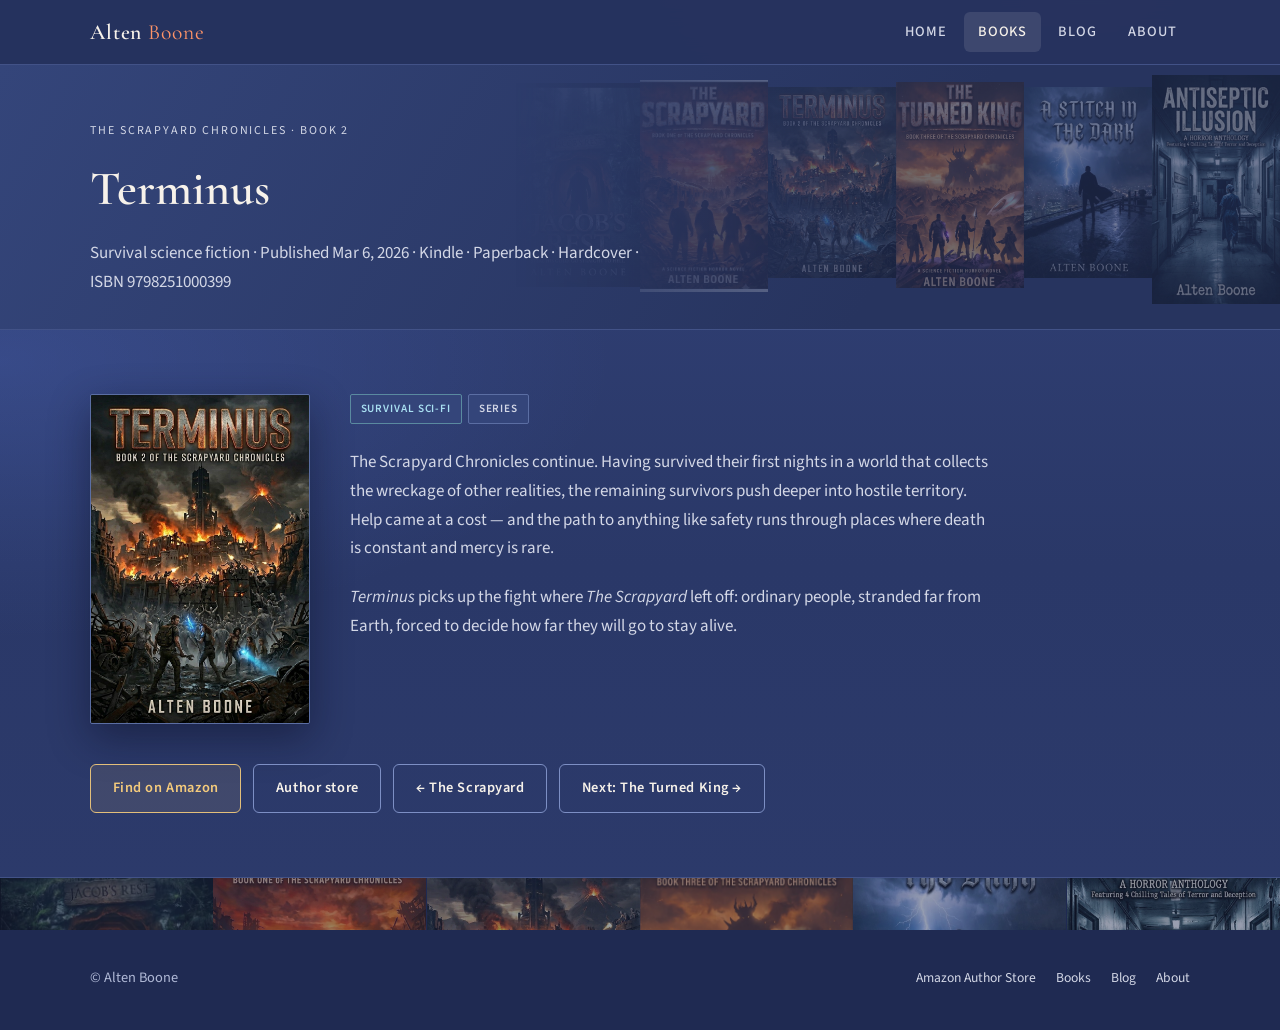
<file: books/terminus.html>
<!DOCTYPE html>
<html lang="en">
<head>
  <meta charset="utf-8">
  <meta name="viewport" content="width=device-width, initial-scale=1">
  <title>Terminus — Alten Boone</title>
  <meta name="description" content="Terminus by Alten Boone — Book 2 of The Scrapyard Chronicles. Survival science fiction. Published March 6, 2026.">
  <link rel="preconnect" href="https://fonts.googleapis.com">
  <link rel="preconnect" href="https://fonts.gstatic.com" crossorigin>
  <link href="https://fonts.googleapis.com/css2?family=Cormorant+Garamond:ital,wght@0,400;0,600;1,400&family=Source+Sans+3:wght@400;500;600&display=swap" rel="stylesheet">
  <link rel="stylesheet" href="../css/styles.css?v=4">
</head>
<body>
  <a class="skip-link" href="#main">Skip to content</a>
  <header class="site-header">
    <div class="wrap header-inner">
      <a class="logo" href="../index.html">Alten <span>Boone</span></a>
      <button class="nav-toggle" type="button" aria-expanded="false" aria-controls="site-nav">Menu</button>
      <nav id="site-nav" class="nav" aria-label="Primary">
        <a href="../index.html">Home</a>
        <a href="../books.html" aria-current="page">Books</a>
        <a href="../blog/index.html">Blog</a>
        <a href="../about.html">About</a>
      </nav>
    </div>
  </header>
  <main id="main">
    <header class="page-hero">
      <div class="wrap">
        <p class="eyebrow">The Scrapyard Chronicles · Book 2</p>
        <h1>Terminus</h1>
        <p>Survival science fiction · Published Mar 6, 2026 · Kindle · Paperback · Hardcover · ISBN 9798251000399</p>
      </div>
    </header>
    <section class="section">
      <div class="wrap">
        <div class="book-detail">
          <div class="book-detail-cover">
            <img src="../images/covers/terminus.jpg" alt="Cover of Terminus by Alten Boone" width="848" height="1264" loading="eager">
          </div>
          <div class="book-detail-body">
        <div class="tags" style="margin-bottom: 1.5rem;">
          <span class="tag tag-scifi">Survival Sci-Fi</span>
          <span class="tag">Series</span>
        </div>
        <div class="prose">
          <p>The Scrapyard Chronicles continue. Having survived their first nights in a world that collects the wreckage of other realities, the remaining survivors push deeper into hostile territory. Help came at a cost — and the path to anything like safety runs through places where death is constant and mercy is rare.</p>
          <p><em>Terminus</em> picks up the fight where <em>The Scrapyard</em> left off: ordinary people, stranded far from Earth, forced to decide how far they will go to stay alive.</p>
        </div>
          </div>
        </div>
        <div class="cta-row" style="margin-top: 2rem;">
          <a class="btn btn-amazon" href="https://www.amazon.com/s?k=Terminus+Book+2+Scrapyard+Chronicles+Alten+Boone" rel="noopener noreferrer" target="_blank">Find on Amazon</a>
          <a class="btn btn-ghost" href="https://www.amazon.com/stores/author/B0GMPRM9D5" rel="noopener noreferrer" target="_blank">Author store</a>
          <a class="btn btn-ghost" href="scrapyard.html">← The Scrapyard</a>
          <a class="btn btn-ghost" href="the-turned-king.html">Next: The Turned King →</a>
        </div>
      </div>
    </section>
  </main>
  <footer class="site-footer">
    <div class="wrap footer-inner">
      <p class="footer-copy">&copy; Alten Boone</p>
      <div class="footer-links">
        <a href="https://www.amazon.com/stores/author/B0GMPRM9D5" rel="noopener noreferrer" target="_blank">Amazon Author Store</a>
        <a href="../books.html">Books</a>
        <a href="../blog/index.html">Blog</a>
        <a href="../about.html">About</a>
      </div>
    </div>
  </footer>
  <script src="../js/main.js"></script>
</body>
</html>
</file>
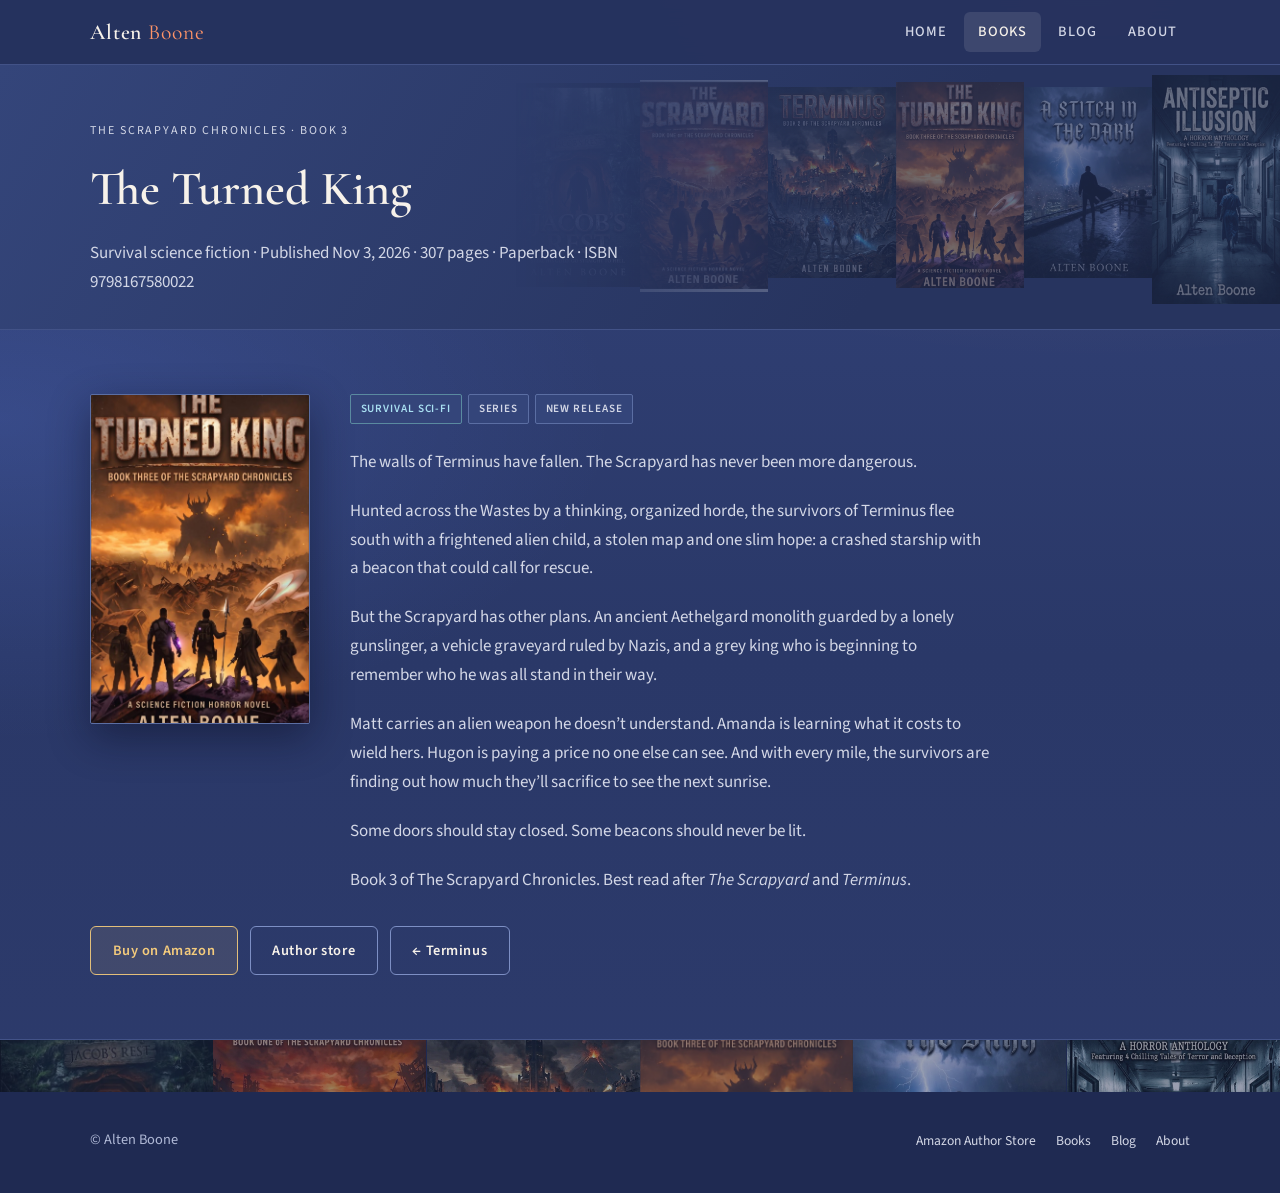
<file: books/the-turned-king.html>
<!DOCTYPE html>
<html lang="en">
<head>
  <meta charset="utf-8">
  <meta name="viewport" content="width=device-width, initial-scale=1">
  <title>The Turned King — Alten Boone</title>
  <meta name="description" content="The Turned King by Alten Boone — Book 3 of The Scrapyard Chronicles. Survival science fiction. Published November 3, 2026.">
  <link rel="preconnect" href="https://fonts.googleapis.com">
  <link rel="preconnect" href="https://fonts.gstatic.com" crossorigin>
  <link href="https://fonts.googleapis.com/css2?family=Cormorant+Garamond:ital,wght@0,400;0,600;1,400&family=Source+Sans+3:wght@400;500;600&display=swap" rel="stylesheet">
  <link rel="stylesheet" href="../css/styles.css?v=4">
</head>
<body>
  <a class="skip-link" href="#main">Skip to content</a>
  <header class="site-header">
    <div class="wrap header-inner">
      <a class="logo" href="../index.html">Alten <span>Boone</span></a>
      <button class="nav-toggle" type="button" aria-expanded="false" aria-controls="site-nav">Menu</button>
      <nav id="site-nav" class="nav" aria-label="Primary">
        <a href="../index.html">Home</a>
        <a href="../books.html" aria-current="page">Books</a>
        <a href="../blog/index.html">Blog</a>
        <a href="../about.html">About</a>
      </nav>
    </div>
  </header>
  <main id="main">
    <header class="page-hero">
      <div class="wrap">
        <p class="eyebrow">The Scrapyard Chronicles · Book 3</p>
        <h1>The Turned King</h1>
        <p>Survival science fiction · Published Nov 3, 2026 · 307 pages · Paperback · ISBN 9798167580022</p>
      </div>
    </header>
    <section class="section">
      <div class="wrap">
        <div class="book-detail">
          <div class="book-detail-cover">
            <img src="../images/covers/the-turned-king.jpg" alt="Cover of The Turned King by Alten Boone" width="907" height="1457" loading="eager">
          </div>
          <div class="book-detail-body">
        <div class="tags" style="margin-bottom: 1.5rem;">
          <span class="tag tag-scifi">Survival Sci-Fi</span>
          <span class="tag">Series</span>
          <span class="tag">New release</span>
        </div>
        <div class="prose">
          <p>The walls of Terminus have fallen. The Scrapyard has never been more dangerous.</p>
          <p>Hunted across the Wastes by a thinking, organized horde, the survivors of Terminus flee south with a frightened alien child, a stolen map and one slim hope: a crashed starship with a beacon that could call for rescue.</p>
          <p>But the Scrapyard has other plans. An ancient Aethelgard monolith guarded by a lonely gunslinger, a vehicle graveyard ruled by Nazis, and a grey king who is beginning to remember who he was all stand in their way.</p>
          <p>Matt carries an alien weapon he doesn&rsquo;t understand. Amanda is learning what it costs to wield hers. Hugon is paying a price no one else can see. And with every mile, the survivors are finding out how much they&rsquo;ll sacrifice to see the next sunrise.</p>
          <p>Some doors should stay closed. Some beacons should never be lit.</p>
          <p>Book 3 of The Scrapyard Chronicles. Best read after <em>The Scrapyard</em> and <em>Terminus</em>.</p>
        </div>
          </div>
        </div>
        <div class="cta-row" style="margin-top: 2rem;">
          <a class="btn btn-amazon" href="https://www.amazon.co.uk/dp/B0HQDKDF22" rel="noopener noreferrer" target="_blank">Buy on Amazon</a>
          <a class="btn btn-ghost" href="https://www.amazon.com/stores/author/B0GMPRM9D5" rel="noopener noreferrer" target="_blank">Author store</a>
          <a class="btn btn-ghost" href="terminus.html">&larr; Terminus</a>
        </div>
      </div>
    </section>
  </main>
  <footer class="site-footer">
    <div class="wrap footer-inner">
      <p class="footer-copy">&copy; Alten Boone</p>
      <div class="footer-links">
        <a href="https://www.amazon.com/stores/author/B0GMPRM9D5" rel="noopener noreferrer" target="_blank">Amazon Author Store</a>
        <a href="../books.html">Books</a>
        <a href="../blog/index.html">Blog</a>
        <a href="../about.html">About</a>
      </div>
    </div>
  </footer>
  <script src="../js/main.js"></script>
</body>
</html>
</file>
<file: css/styles.css>
/* Alten Boone — author site
   Dark literary aesthetic: charcoal, blood-amber, elegant serif */

:root {
  /* Midnight-blue palette: brighter than black, still moody */
  --bg-deep: #25315d;
  --bg: #27345f;
  --bg-elevated: #34457a;
  --bg-card: #2d3c6a;
  --border: #5b6ea3;
  --border-subtle: #425287;
  --text: #f7f2ea;
  --text-muted: #d3d7e6;
  --text-faint: #b0b9d6;
  --accent: #ff9468;
  --accent-soft: #f27c4d;
  --accent-glow: rgba(255, 148, 104, 0.28);
  --amber: #f4cb7c;
  --amber-dim: #e3bf7a;
  --serif: "Cormorant Garamond", "Libre Baskerville", Georgia, "Times New Roman", serif;
  --sans: "Source Sans 3", "Inter", system-ui, -apple-system, sans-serif;
  --max: 1100px;
  --radius: 6px;
  --shadow: 0 14px 40px rgba(8, 12, 32, 0.45);
  --header-h: 4rem;
}

*,
*::before,
*::after {
  box-sizing: border-box;
  margin: 0;
  padding: 0;
}

html {
  scroll-behavior: smooth;
  background: #2a3868;
  min-height: 100%;
}

body {
  font-family: var(--sans);
  font-size: 1.0625rem;
  line-height: 1.7;
  color: var(--text);
  background: var(--bg-deep);
  background-image:
    radial-gradient(ellipse 90% 50% at 85% 0%, rgba(255, 148, 104, 0.16), transparent 60%),
    radial-gradient(ellipse 80% 45% at 0% 35%, rgba(104, 140, 255, 0.18), transparent 60%),
    linear-gradient(180deg, #33437a 0%, #2a3868 55%, #2d3b6c 100%);
  background-repeat: no-repeat;
  background-size: 100% 100%;
  min-height: 100vh;
  display: flex;
  flex-direction: column;
  -webkit-font-smoothing: antialiased;
}

img {
  max-width: 100%;
  height: auto;
  display: block;
}

a {
  color: var(--accent);
  text-decoration: none;
  transition: color 0.2s ease;
}

a:hover,
a:focus-visible {
  color: var(--amber);
}

a:focus-visible,
button:focus-visible {
  outline: 2px solid var(--amber);
  outline-offset: 3px;
}

/* —— Layout —— */
.wrap {
  width: min(100% - 2rem, var(--max));
  margin-inline: auto;
}

main {
  flex: 1;
}

/* —— Header / Nav —— */
.site-header {
  position: sticky;
  top: 0;
  z-index: 100;
  background: rgba(37, 49, 93, 0.94);
  backdrop-filter: blur(12px);
  border-bottom: 1px solid var(--border-subtle);
}

.header-inner {
  display: flex;
  align-items: center;
  justify-content: space-between;
  height: var(--header-h);
  gap: 1rem;
}

.logo {
  font-family: var(--serif);
  font-size: 1.35rem;
  font-weight: 600;
  letter-spacing: 0.04em;
  color: var(--text);
  text-decoration: none;
}

.logo:hover,
.logo:focus-visible {
  color: var(--amber);
}

.logo span {
  color: var(--accent);
  font-weight: 400;
}

.nav {
  display: flex;
  align-items: center;
  gap: 0.25rem;
}

.nav a {
  font-size: 0.9rem;
  font-weight: 500;
  letter-spacing: 0.06em;
  text-transform: uppercase;
  color: var(--text-muted);
  padding: 0.5rem 0.85rem;
  border-radius: var(--radius);
}

.nav a:hover,
.nav a:focus-visible,
.nav a[aria-current="page"] {
  color: var(--text);
  background: var(--bg-elevated);
}

.nav-toggle {
  display: none;
  background: transparent;
  border: 1px solid var(--border);
  color: var(--text);
  padding: 0.4rem 0.65rem;
  border-radius: var(--radius);
  cursor: pointer;
  font-size: 0.85rem;
  letter-spacing: 0.05em;
  text-transform: uppercase;
}

/* —— Hero —— */
.hero {
  position: relative;
  padding: 5.5rem 0 4.5rem;
  overflow: hidden;
  border-bottom: 1px solid var(--border-subtle);
}

.hero::before {
  content: "";
  position: absolute;
  inset: 0;
  background:
    radial-gradient(ellipse 80% 60% at 70% 20%, var(--accent-glow), transparent 55%),
    radial-gradient(ellipse 50% 40% at 10% 80%, rgba(201, 164, 92, 0.08), transparent 50%),
    linear-gradient(180deg, #3b4d86 0%, #2e3d6e 100%);
  pointer-events: none;
}

.hero-inner {
  position: relative;
  z-index: 1;
  max-width: 38rem;
}

.hero-kicker {
  font-size: 0.8rem;
  letter-spacing: 0.18em;
  text-transform: uppercase;
  color: var(--amber-dim);
  margin-bottom: 1rem;
}

.hero h1 {
  font-family: var(--serif);
  font-size: clamp(2.75rem, 6vw, 4rem);
  font-weight: 600;
  line-height: 1.1;
  letter-spacing: 0.02em;
  color: var(--text);
  margin-bottom: 1rem;
}

.hero-tagline {
  font-family: var(--serif);
  font-size: clamp(1.25rem, 2.5vw, 1.5rem);
  font-style: italic;
  font-weight: 400;
  color: var(--text-muted);
  line-height: 1.45;
  margin-bottom: 1.75rem;
}

.hero-lead {
  color: var(--text-muted);
  margin-bottom: 2rem;
  max-width: 34rem;
}

.cta-row {
  display: flex;
  flex-wrap: wrap;
  gap: 0.75rem;
}

/* —— Buttons —— */
.btn {
  display: inline-flex;
  align-items: center;
  justify-content: center;
  gap: 0.4rem;
  font-family: var(--sans);
  font-size: 0.9rem;
  font-weight: 600;
  letter-spacing: 0.04em;
  padding: 0.7rem 1.35rem;
  border-radius: var(--radius);
  border: 1px solid transparent;
  cursor: pointer;
  text-decoration: none;
  transition: background 0.2s, border-color 0.2s, color 0.2s, box-shadow 0.2s;
}

.btn-primary {
  background: var(--amber);
  color: #1c2548;
  border-color: var(--amber);
}

.btn-primary:hover,
.btn-primary:focus-visible {
  background: #ffdc96;
  color: #1c2548;
  box-shadow: 0 0 24px rgba(244, 203, 124, 0.4);
}

.btn-ghost {
  background: transparent;
  color: var(--text);
  border-color: var(--border);
}

.btn-ghost:hover,
.btn-ghost:focus-visible {
  border-color: var(--amber-dim);
  color: var(--amber);
}

.btn-amazon {
  background: rgba(244, 203, 124, 0.1);
  color: var(--amber);
  border-color: var(--amber-dim);
}

.btn-amazon:hover,
.btn-amazon:focus-visible {
  background: rgba(201, 164, 92, 0.12);
  color: var(--amber);
  border-color: var(--amber);
}

/* —— Sections —— */
.section {
  padding: 4rem 0;
}

.section-alt {
  background: var(--bg);
  border-block: 1px solid var(--border-subtle);
}

.section-header {
  margin-bottom: 2.5rem;
}

.section-header h2 {
  font-family: var(--serif);
  font-size: clamp(1.75rem, 3vw, 2.25rem);
  font-weight: 600;
  letter-spacing: 0.02em;
  margin-bottom: 0.5rem;
}

.section-header p {
  color: var(--text-muted);
  max-width: 36rem;
}

.eyebrow {
  font-size: 0.75rem;
  letter-spacing: 0.16em;
  text-transform: uppercase;
  color: var(--accent);
  margin-bottom: 0.5rem;
}

/* —— Featured book —— */
.featured {
  display: grid;
  grid-template-columns: 1fr;
  gap: 2.5rem;
  align-items: start;
}

@media (min-width: 720px) {
  .featured {
    grid-template-columns: minmax(0, 1.1fr) minmax(0, 1fr);
    gap: 3rem;
  }
}

.featured-visual {
  aspect-ratio: 2 / 3;
  max-width: 280px;
  background:
    linear-gradient(160deg, #3a4a80 0%, #27345f 100%);
  border: 1px solid var(--border);
  border-radius: 2px;
  box-shadow: var(--shadow);
  display: flex;
  flex-direction: column;
  justify-content: flex-end;
  padding: 0;
  position: relative;
  overflow: hidden;
}

.featured-visual img {
  width: 100%;
  height: 100%;
  object-fit: cover;
  display: block;
  border-radius: inherit;
  position: absolute;
  inset: 0;
}

/* Legacy placeholder text (unused when real cover img is present) */
.featured-visual-label {
  position: relative;
  z-index: 1;
  font-family: var(--serif);
  font-size: 1.65rem;
  font-weight: 600;
  line-height: 1.2;
  color: var(--text);
  padding: 1.75rem;
}

.featured-visual-sub {
  position: relative;
  z-index: 1;
  font-size: 0.8rem;
  letter-spacing: 0.1em;
  text-transform: uppercase;
  color: var(--amber-dim);
  margin-top: 0.5rem;
  padding: 0 1.75rem 1.75rem;
}

/* —— Book card covers —— */
.book-cover {
  display: block;
  aspect-ratio: 2 / 3;
  overflow: hidden;
  border: 1px solid var(--border);
  border-radius: 2px;
  margin: -0.25rem 0 1.25rem;
  background: var(--bg-elevated);
  box-shadow: 0 10px 28px rgba(8, 12, 32, 0.45);
}

.book-cover img {
  width: 100%;
  height: 100%;
  object-fit: cover;
  display: block;
}

.book-card .book-cover {
  max-width: 180px;
}

.book-card.expanded .book-cover {
  max-width: 220px;
}

/* —— Detail page covers —— */
.book-detail {
  display: grid;
  grid-template-columns: 1fr;
  gap: 2rem;
  align-items: start;
}

@media (min-width: 720px) {
  .book-detail {
    grid-template-columns: minmax(0, 220px) minmax(0, 1fr);
    gap: 2.5rem;
  }
}

.book-detail-cover {
  aspect-ratio: 2 / 3;
  max-width: 320px;
  width: 100%;
  overflow: hidden;
  border: 1px solid var(--border);
  border-radius: 2px;
  box-shadow: var(--shadow);
  background: var(--bg-elevated);
  margin: 0 0 0.5rem;
}

.book-detail-cover img {
  width: 100%;
  height: 100%;
  object-fit: cover;
  display: block;
}

.featured-body h3 {
  font-family: var(--serif);
  font-size: 1.85rem;
  font-weight: 600;
  margin-bottom: 0.35rem;
}

.featured-meta {
  font-size: 0.85rem;
  color: var(--text-faint);
  margin-bottom: 1.25rem;
}

.featured-body p {
  color: var(--text-muted);
  margin-bottom: 1.5rem;
}

.tags {
  display: flex;
  flex-wrap: wrap;
  gap: 0.4rem;
  margin-bottom: 1.25rem;
}

.tag {
  font-size: 0.7rem;
  font-weight: 600;
  letter-spacing: 0.08em;
  text-transform: uppercase;
  padding: 0.28rem 0.6rem;
  border-radius: 2px;
  background: var(--bg-elevated);
  color: var(--text-muted);
  border: 1px solid var(--border);
}

.tag-scifi { color: #a9e0f2; border-color: #5a8aa0; }
.tag-horror { color: #ffb4a0; border-color: #a66a5a; }
.tag-fantasy { color: #cfc1f5; border-color: #7a6cb0; }
.tag-anthology { color: #f0dca8; border-color: #9a8a58; }
.tag-novella { color: #a8ecbc; border-color: #5a9a70; }

/* —— Book grid —— */
.book-grid {
  display: grid;
  grid-template-columns: 1fr;
  gap: 1.5rem;
}

@media (min-width: 560px) {
  .book-grid {
    grid-template-columns: repeat(2, 1fr);
  }
}

@media (min-width: 900px) {
  .book-grid.books-page {
    grid-template-columns: repeat(2, 1fr);
  }
}

.book-card {
  background: var(--bg-card);
  border: 1px solid var(--border);
  border-radius: var(--radius);
  padding: 1.75rem;
  display: flex;
  flex-direction: column;
  transition: border-color 0.2s, box-shadow 0.2s;
}

.book-card:hover {
  border-color: var(--amber-dim);
  box-shadow: var(--shadow);
}

.book-card h3 {
  font-family: var(--serif);
  font-size: 1.45rem;
  font-weight: 600;
  margin-bottom: 0.25rem;
}

.book-card h3 a {
  color: inherit;
}

.book-card h3 a:hover {
  color: var(--amber);
}

.book-series {
  font-size: 0.8rem;
  color: var(--text-faint);
  margin-bottom: 0.75rem;
}

.book-blurb {
  color: var(--text-muted);
  font-size: 0.98rem;
  flex: 1;
  margin-bottom: 1.25rem;
  display: -webkit-box;
  -webkit-line-clamp: 5;
  -webkit-box-orient: vertical;
  overflow: hidden;
}

.book-card.expanded .book-blurb {
  display: block;
  -webkit-line-clamp: unset;
}

.book-meta {
  font-size: 0.8rem;
  color: var(--text-faint);
  margin-bottom: 1rem;
}

.book-actions {
  display: flex;
  flex-wrap: wrap;
  gap: 0.5rem;
  margin-top: auto;
}

/* —— Intro / about prose —— */
.prose {
  max-width: 40rem;
}

.prose p {
  margin-bottom: 1.25rem;
  color: var(--text-muted);
}

.prose p:last-child {
  margin-bottom: 0;
}

.prose strong {
  color: var(--text);
  font-weight: 600;
}

.page-hero {
  padding: 3.5rem 0 2rem;
  border-bottom: 1px solid var(--border-subtle);
  background: var(--bg);
}

.page-hero h1 {
  font-family: var(--serif);
  font-size: clamp(2.25rem, 4vw, 3rem);
  font-weight: 600;
  margin-bottom: 0.5rem;
}

.page-hero p {
  color: var(--text-muted);
  max-width: 36rem;
}

/* —— Blog —— */
.blog-list {
  display: flex;
  flex-direction: column;
  gap: 0;
}

.blog-item {
  padding: 2rem 0;
  border-bottom: 1px solid var(--border-subtle);
}

.blog-item:first-child {
  padding-top: 0;
}

.blog-item time {
  font-size: 0.8rem;
  letter-spacing: 0.06em;
  text-transform: uppercase;
  color: var(--text-faint);
}

.blog-item h2 {
  font-family: var(--serif);
  font-size: 1.65rem;
  font-weight: 600;
  margin: 0.4rem 0 0.6rem;
}

.blog-item h2 a {
  color: var(--text);
}

.blog-item h2 a:hover {
  color: var(--amber);
}

.blog-item .excerpt {
  color: var(--text-muted);
  margin-bottom: 0.75rem;
}

.read-more {
  font-size: 0.9rem;
  font-weight: 600;
  letter-spacing: 0.03em;
}

.article {
  padding: 3rem 0 4rem;
}

.article-header {
  max-width: 40rem;
  margin-bottom: 2.5rem;
}

.article-header time {
  font-size: 0.8rem;
  letter-spacing: 0.06em;
  text-transform: uppercase;
  color: var(--text-faint);
}

.article-header h1 {
  font-family: var(--serif);
  font-size: clamp(2rem, 4vw, 2.75rem);
  font-weight: 600;
  line-height: 1.2;
  margin: 0.5rem 0 1rem;
}

.article-header .dek {
  font-family: var(--serif);
  font-size: 1.2rem;
  font-style: italic;
  color: var(--text-muted);
}

.article-body {
  max-width: 40rem;
}

.article-body p {
  margin-bottom: 1.35rem;
  color: var(--text-muted);
}

.article-body p:first-of-type::first-letter {
  font-family: var(--serif);
  font-size: 3.25rem;
  float: left;
  line-height: 0.85;
  padding-right: 0.5rem;
  padding-top: 0.15rem;
  color: var(--accent);
  font-weight: 600;
}

.article-nav {
  max-width: 40rem;
  margin-top: 3rem;
  padding-top: 1.5rem;
  border-top: 1px solid var(--border);
}

/* —— Footer —— */
.site-footer {
  border-top: 1px solid var(--border-subtle);
  background: #1f2a52;
  padding: 2.5rem 0;
  margin-top: auto;
}

.footer-inner {
  display: flex;
  flex-wrap: wrap;
  justify-content: space-between;
  align-items: center;
  gap: 1rem;
}

.footer-copy {
  font-size: 0.9rem;
  color: var(--text-faint);
}

.footer-links {
  display: flex;
  flex-wrap: wrap;
  gap: 1.25rem;
}

.footer-links a {
  font-size: 0.85rem;
  color: var(--text-muted);
}

.footer-links a:hover {
  color: var(--amber);
}

/* —— Skip link —— */
.skip-link {
  position: absolute;
  left: -9999px;
  top: 0;
  background: var(--amber);
  color: #1c2548;
  padding: 0.5rem 1rem;
  z-index: 200;
}

.skip-link:focus {
  left: 1rem;
  top: 1rem;
}

/* —— Mobile nav —— */
@media (max-width: 640px) {
  .nav-toggle {
    display: inline-flex;
  }

  .nav {
    display: none;
    position: absolute;
    top: var(--header-h);
    left: 0;
    right: 0;
    flex-direction: column;
    align-items: stretch;
    background: rgba(37, 49, 93, 0.98);
    border-bottom: 1px solid var(--border);
    padding: 0.75rem;
    gap: 0.15rem;
  }

  .nav.is-open {
    display: flex;
  }

  .nav a {
    padding: 0.75rem 1rem;
  }

  .header-inner {
    position: relative;
  }
}

/* —— Utilities —— */
.sr-only {
  position: absolute;
  width: 1px;
  height: 1px;
  padding: 0;
  margin: -1px;
  overflow: hidden;
  clip: rect(0, 0, 0, 0);
  white-space: nowrap;
  border: 0;
}

.stars {
  color: var(--amber);
  letter-spacing: 0.05em;
  font-size: 0.9rem;
}


/* —— Reviews —— */
.review-callout {
  margin: 2.25rem 0 0;
  padding: 1.5rem 1.6rem 1.4rem;
  max-width: 40rem;
  background: var(--bg-card);
  border: 1px solid var(--border);
  border-left: 3px solid var(--amber);
}

.review-kicker,
.review-links-label {
  font-size: 0.75rem;
  letter-spacing: 0.08em;
  text-transform: uppercase;
  color: var(--text-faint);
  margin-bottom: 0.75rem;
}

.review-callout blockquote {
  margin: 0 0 1.15rem;
}

.review-callout blockquote p {
  font-family: var(--serif);
  font-size: 1.25rem;
  font-style: italic;
  line-height: 1.45;
  color: var(--text);
  margin-bottom: 0.75rem;
}

.review-callout blockquote footer {
  font-size: 0.9rem;
  font-style: normal;
  color: var(--text-muted);
}

.review-callout cite {
  font-style: italic;
}

.review-links {
  list-style: none;
  display: flex;
  flex-wrap: wrap;
  gap: 0.6rem 1.15rem;
  margin: 0;
  padding: 0;
}

.review-links a {
  font-weight: 600;
  font-size: 0.95rem;
}

.book-review-note {
  margin-top: 0.85rem;
  font-size: 0.9rem;
  color: var(--text-muted);
}


/* ============================================================
   Redesign preview additions: cover art, author photo
   ============================================================ */

/* —— Hero cover fan (home) —— */
.hero {
  background: linear-gradient(180deg, rgba(255, 255, 255, 0.04), transparent);
}

.hero-covers {
  position: relative;
  z-index: 1;
  display: flex;
  justify-content: center;
  width: min(100% - 2rem, var(--max));
  margin: 2.5rem auto 0;
  padding: 0 0 0.5rem;
}

.hero-covers .hc {
  width: 22%;
  max-width: 136px;
  aspect-ratio: 2 / 3;
  object-fit: cover;
  border-radius: 3px;
  border: 1px solid rgba(255, 255, 255, 0.28);
  box-shadow: 0 14px 30px rgba(6, 10, 30, 0.55);
  margin-left: -6.5%;
}

.hero-covers .hc:first-child { margin-left: 0; }
.hero-covers .hc-1 { transform: rotate(-8deg) translateY(16px); }
.hero-covers .hc-2 { transform: rotate(-5deg) translateY(8px); }
.hero-covers .hc-3 { transform: rotate(-2deg) translateY(2px); }
.hero-covers .hc-4 { transform: scale(1.12); z-index: 4; }
.hero-covers .hc-5 { transform: rotate(2deg) translateY(2px); z-index: 3; }
.hero-covers .hc-6 { transform: rotate(5deg) translateY(8px); z-index: 1; }

@media (min-width: 900px) {
  .hero {
    min-height: 31rem;
    display: flex;
    align-items: center;
  }
  .hero .hero-inner {
    margin-left: max(1rem, calc((100% - var(--max)) / 2));
    margin-right: 0;
    width: 38rem;
    max-width: 38rem;
  }
  .hero-covers {
    position: absolute;
    right: max(1rem, calc((100% - var(--max)) / 2));
    top: 50%;
    width: 34rem;
    margin: 0;
    transform: translateY(-50%);
  }
  .hero-covers .hc { max-width: 148px; }
}

/* —— Page banners get a soft cover-art strip —— */
.page-hero {
  position: relative;
  overflow: hidden;
  background: linear-gradient(120deg, #34457a 0%, #27345f 70%);
}

.page-hero::before {
  content: "";
  position: absolute;
  inset: 0 0 0 40%;
  background:
    url("../images/covers/jacobs-rest.jpg") 0% 30% / 16.66% auto no-repeat,
    url("../images/covers/the-scrapyard.jpg") 20% 30% / 16.66% auto no-repeat,
    url("../images/covers/terminus.jpg") 40% 30% / 16.66% auto no-repeat,
    url("../images/covers/the-turned-king.jpg") 60% 30% / 16.66% auto no-repeat,
    url("../images/covers/a-stitch-in-the-dark.jpg") 80% 30% / 16.66% auto no-repeat,
    url("../images/covers/antiseptic-illusion.jpg") 100% 30% / 16.66% auto no-repeat;
  opacity: 0.35;
  -webkit-mask-image: linear-gradient(90deg, transparent 0%, #000 55%);
  mask-image: linear-gradient(90deg, transparent 0%, #000 55%);
  pointer-events: none;
}

.page-hero > .wrap { position: relative; z-index: 1; }

/* —— Footer cover strip —— */
.site-footer {
  position: relative;
  padding-top: 5.5rem;
}

.site-footer::before {
  content: "";
  position: absolute;
  inset: 0 0 auto 0;
  height: 3.25rem;
  background:
    url("../images/covers/jacobs-rest.jpg") 0% 30% / 16.66% auto no-repeat,
    url("../images/covers/the-scrapyard.jpg") 20% 30% / 16.66% auto no-repeat,
    url("../images/covers/terminus.jpg") 40% 30% / 16.66% auto no-repeat,
    url("../images/covers/the-turned-king.jpg") 60% 30% / 16.66% auto no-repeat,
    url("../images/covers/a-stitch-in-the-dark.jpg") 80% 30% / 16.66% auto no-repeat,
    url("../images/covers/antiseptic-illusion.jpg") 100% 30% / 16.66% auto no-repeat;
  opacity: 0.55;
}

/* —— Writer / author photo —— */
.writer-grid {
  display: grid;
  grid-template-columns: 1fr;
  gap: 2rem;
  align-items: center;
}

@media (min-width: 720px) {
  .writer-grid {
    grid-template-columns: minmax(0, 300px) minmax(0, 1fr);
    gap: 3rem;
  }
}

.author-photo {
  max-width: 300px;
  width: 100%;
  border-radius: 6px;
  overflow: hidden;
  border: 3px solid var(--amber);
  box-shadow: var(--shadow), 0 0 0 8px rgba(244, 203, 124, 0.12);
}

.author-photo img {
  width: 100%;
  height: auto;
  aspect-ratio: 3 / 4;
  object-fit: cover;
}


/* —— Lighter panels —— */
.section-alt { background: rgba(70, 90, 150, 0.4); }

.book-card {
  background: linear-gradient(160deg, #354677 0%, #2b3a68 100%);
  box-shadow: 0 6px 20px rgba(8, 12, 32, 0.25);
}

.review-callout { background: #33447a; }
.btn-ghost { border-color: #7d8fc4; }
.nav a:hover, .nav a:focus-visible, .nav a[aria-current="page"] { background: rgba(255, 255, 255, 0.1); }

@media (max-width: 640px) {
  .site-footer::before { height: 2.5rem; }
  .site-footer { padding-top: 4.5rem; }
  .hero { padding-top: 3.5rem; }
}
</file>
